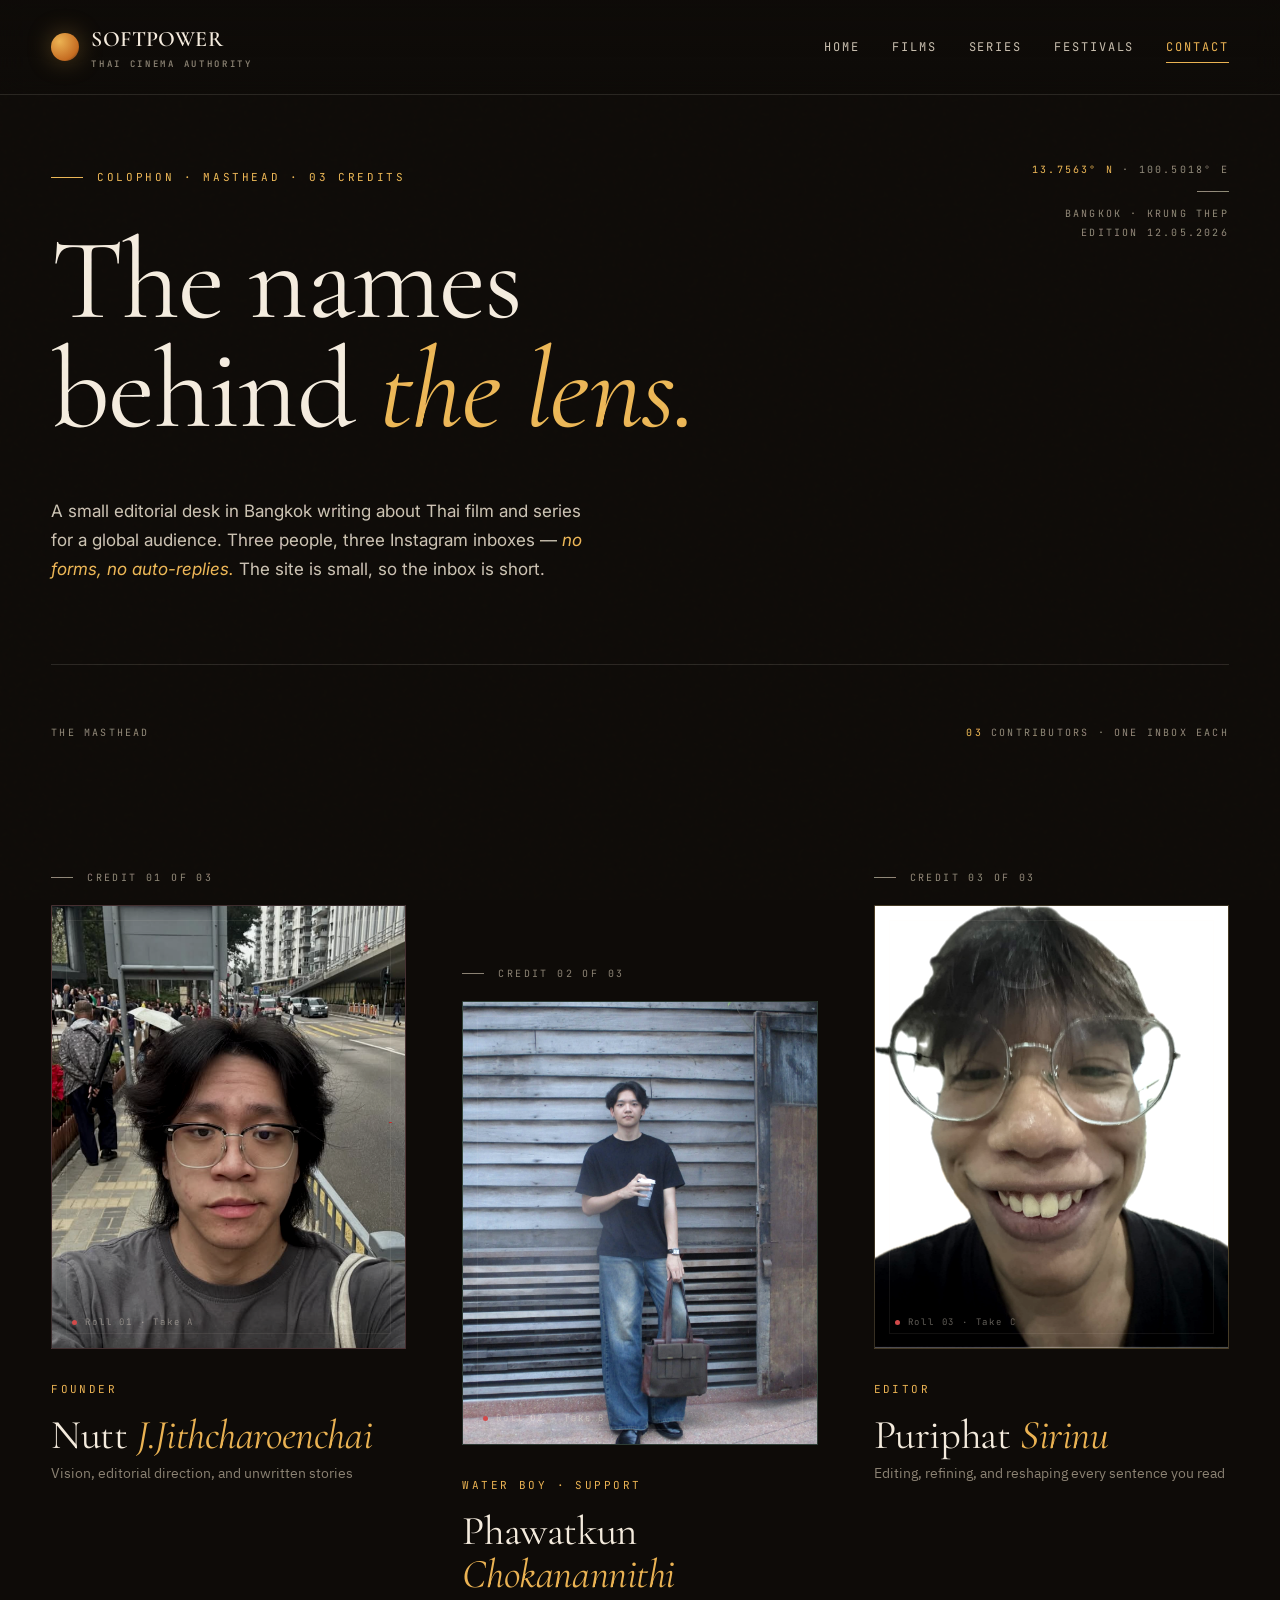
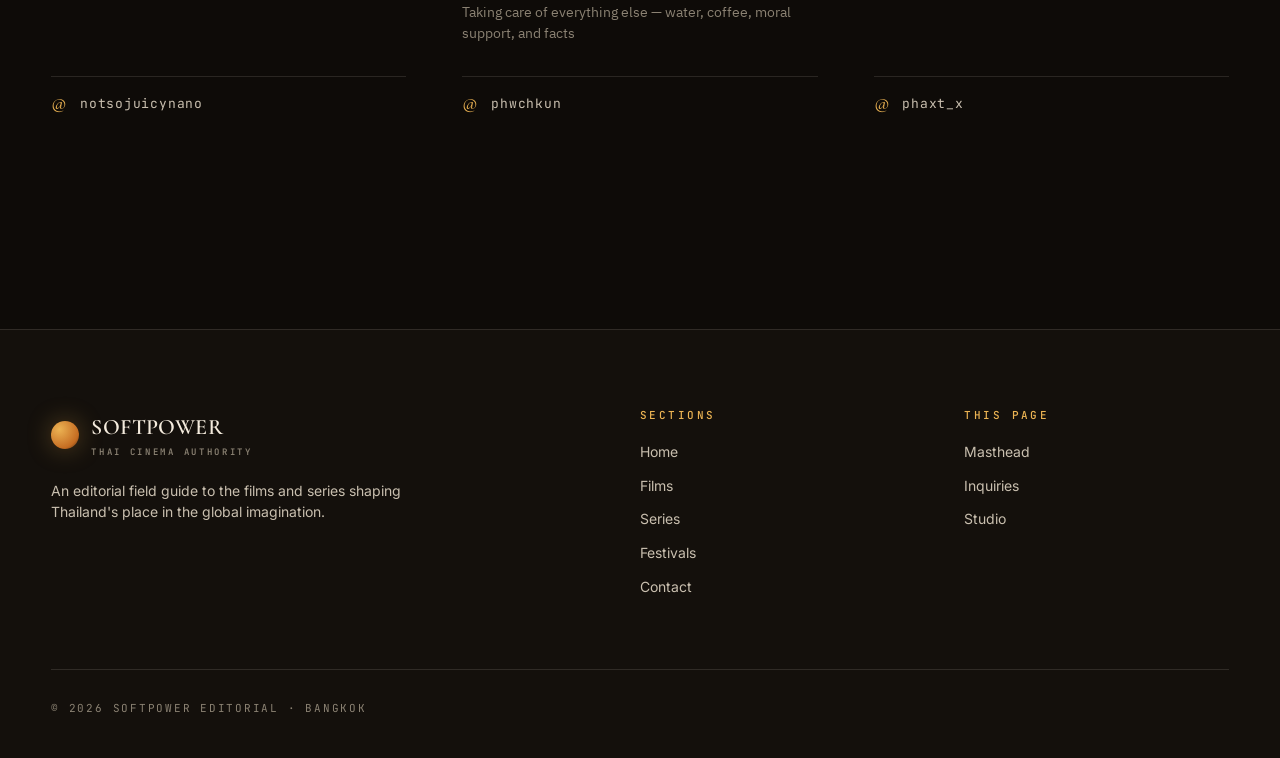
<file: project/contact.html>
<!DOCTYPE html>
<html lang="th">
<head>
<meta charset="UTF-8" />
<meta name="viewport" content="width=device-width, initial-scale=1.0" />
<title>Contact — SOFTPOWER</title>
<link rel="stylesheet" href="assets/styles.css" />
<link rel="stylesheet" href="assets/anim.css" />
<style>
  /* ============================================================
     CONTACT · MASTHEAD / COLOPHON
     ============================================================ */

  .masthead-hero {
    max-width: var(--maxw);
    margin: 0 auto;
    padding: 160px var(--pad) 80px;
    position: relative;
  }
  .colophon-eyebrow {
    display: inline-flex;
    align-items: center;
    gap: 14px;
    font-family: var(--mono);
    font-size: 11px;
    letter-spacing: 0.24em;
    text-transform: uppercase;
    color: var(--gold);
    margin-bottom: 40px;
  }
  .colophon-eyebrow::before { content: ''; width: 32px; height: 1px; background: var(--gold); }

  .masthead-title {
    font-family: var(--serif);
    font-size: clamp(56px, 9vw, 138px);
    line-height: 0.95;
    font-weight: 400;
    letter-spacing: -0.015em;
    max-width: 14ch;
  }
  .masthead-title em { color: var(--gold); font-style: italic; font-weight: 400; }
  .masthead-title .row { display: block; }

  .masthead-lead {
    max-width: 540px;
    margin-top: 52px;
    font-size: 17px;
    line-height: 1.7;
    color: var(--ink-2);
  }
  .masthead-lead em { color: var(--gold); font-style: italic; }

  .masthead-coord {
    position: absolute;
    top: 160px; right: var(--pad);
    font-family: var(--mono);
    font-size: 10px;
    letter-spacing: 0.22em;
    text-transform: uppercase;
    color: var(--ink-3);
    text-align: right;
    line-height: 1.9;
  }
  .masthead-coord .gold { color: var(--gold); }
  .masthead-coord .rule { width: 32px; height: 1px; background: var(--ink-3); margin: 12px 0 12px auto; }
  @media (max-width: 720px) {
    .masthead-coord { position: static; text-align: left; margin-top: 40px; }
    .masthead-coord .rule { margin-left: 0; }
  }

  .credits-rule { max-width: var(--maxw); margin: 0 auto; padding: 0 var(--pad); }
  .credits-rule-inner {
    border-top: 1px solid var(--line);
    padding-top: 60px;
    display: flex;
    justify-content: space-between;
    align-items: baseline;
    font-family: var(--mono);
    font-size: 10px;
    letter-spacing: 0.22em;
    text-transform: uppercase;
    color: var(--ink-3);
  }
  .credits-rule-inner .gold { color: var(--gold); }

  .credits {
    max-width: var(--maxw);
    margin: 0 auto;
    padding: 40px var(--pad) 120px;
    display: grid;
    grid-template-columns: repeat(3, 1fr);
    gap: 56px;
  }
  @media (max-width: 980px) { .credits { grid-template-columns: 1fr 1fr; gap: 48px; } }
  @media (max-width: 680px) { .credits { grid-template-columns: 1fr; gap: 64px; } }

  .credit { position: relative; display: flex; flex-direction: column; }
  @media (min-width: 980px) { .credit:nth-child(2) { margin-top: 96px; } }

  .credit-frame {
    font-family: var(--mono);
    font-size: 10px;
    letter-spacing: 0.24em;
    text-transform: uppercase;
    color: var(--ink-3);
    display: flex;
    align-items: center;
    gap: 14px;
    margin-bottom: 20px;
  }
  .credit-frame::before {
    content: '';
    width: 22px; height: 1px;
    background: var(--ink-3);
    transition: width 0.4s ease, background-color 0.4s ease;
  }
  .credit:hover .credit-frame::before { width: 44px; background: var(--gold); }

  .credit-portrait {
    position: relative;
    aspect-ratio: 4/5;
    border: 1px solid var(--line);
    overflow: hidden;
    margin-bottom: 32px;
    display: flex;
    align-items: center;
    justify-content: center;
    transition: border-color 0.5s ease, transform 0.5s cubic-bezier(0.16, 1, 0.3, 1);
  }
  .credit:hover .credit-portrait { border-color: var(--gold); transform: translateY(-6px); }
  .credit:nth-child(1) .credit-portrait { background: linear-gradient(155deg, #2a1418 0%, #3d1d22 50%, #1a0d10 100%); }
  .credit:nth-child(2) .credit-portrait { background: linear-gradient(155deg, #0f1f1a 0%, #1a3329 50%, #0a1612 100%); }
  .credit:nth-child(3) .credit-portrait { background: linear-gradient(155deg, #2a1f0a 0%, #3d2e10 50%, #1a1408 100%); }

  .credit-portrait::before {
    content: '';
    position: absolute;
    inset: 0;
    background-image: repeating-linear-gradient(
      135deg,
      transparent 0,
      transparent 28px,
      rgba(214, 164, 70, 0.05) 28px,
      rgba(214, 164, 70, 0.05) 29px
    );
    pointer-events: none;
  }
  .credit-portrait::after {
    content: '';
    position: absolute;
    inset: 14px;
    border: 1px solid rgba(244, 235, 221, 0.07);
    pointer-events: none;
    transition: border-color 0.5s ease;
  }
  .credit:hover .credit-portrait::after { border-color: rgba(214, 164, 70, 0.22); }

  .credit-initials {
    font-family: var(--serif);
    font-style: italic;
    font-weight: 400;
    font-size: clamp(96px, 14vw, 180px);
    line-height: 1;
    color: var(--gold);
    opacity: 0.55;
    letter-spacing: -0.04em;
    position: relative;
    z-index: 1;
    transition: opacity 0.5s ease, transform 0.7s cubic-bezier(0.16, 1, 0.3, 1);
  }
  .credit:hover .credit-initials { opacity: 0.95; transform: scale(1.04); }

  .credit-shotmark {
    position: absolute;
    bottom: 18px; left: 20px;
    font-family: var(--mono);
    font-size: 9px;
    letter-spacing: 0.2em;
    color: rgba(244, 235, 221, 0.4);
    z-index: 2;
  }
  .credit-shotmark .dot {
    display: inline-block;
    width: 5px; height: 5px;
    background: #d24a4a;
    border-radius: 50%;
    margin-right: 8px;
    vertical-align: middle;
    animation: blink 2.4s ease-in-out infinite;
  }
  @keyframes blink { 0%, 100% { opacity: 0.4; } 50% { opacity: 1; } }

  .credit-role {
    font-family: var(--mono);
    font-size: 11px;
    letter-spacing: 0.22em;
    text-transform: uppercase;
    color: var(--gold);
    margin-bottom: 16px;
  }
  .credit-name {
    font-family: var(--serif);
    font-size: clamp(30px, 3.2vw, 42px);
    line-height: 1.05;
    font-weight: 400;
    color: var(--ink);
    margin-bottom: 6px;
    letter-spacing: -0.01em;
  }
  .credit-name em { font-style: italic; color: var(--gold); font-weight: 400; }
  .credit-thai {
    font-family: var(--thai);
    font-size: 14px;
    color: var(--ink-3);
    line-height: 1.5;
    margin-bottom: 32px;
  }

  .credit-ig {
    display: inline-flex;
    align-items: center;
    gap: 12px;
    font-family: var(--mono);
    font-size: 13px;
    color: var(--ink-2);
    text-decoration: none;
    letter-spacing: 0.06em;
    padding: 16px 0 4px;
    border-top: 1px solid var(--line);
    margin-top: auto;
    transition: color 0.35s ease, border-color 0.35s ease, padding-left 0.35s ease;
    position: relative;
  }
  .credit-ig::before {
    content: '@';
    font-family: var(--serif);
    font-style: italic;
    font-size: 22px;
    line-height: 0.8;
    color: var(--gold);
    transition: transform 0.4s cubic-bezier(0.16, 1, 0.3, 1);
  }
  .credit-ig::after {
    content: '↗';
    margin-left: auto;
    font-size: 14px;
    opacity: 0;
    transform: translate(-8px, 4px);
    transition: opacity 0.35s ease, transform 0.4s cubic-bezier(0.16, 1, 0.3, 1);
  }
  .credit-ig:hover { color: var(--gold); border-top-color: var(--gold); padding-left: 6px; }
  .credit-ig:hover::before { transform: rotate(-12deg) scale(1.08); }
  .credit-ig:hover::after { opacity: 1; transform: translate(0, 0); }


  @keyframes contactFadeUp { from { opacity: 0; transform: translateY(32px); } to { opacity: 1; transform: translateY(0); } }
  .colophon-eyebrow { animation: contactFadeUp 0.7s ease both 0.05s; }
  .masthead-title .row:nth-child(1) { animation: contactFadeUp 0.9s ease both 0.18s; display: block; }
  .masthead-title .row:nth-child(2) { animation: contactFadeUp 0.9s ease both 0.32s; display: block; }
  .masthead-lead { animation: contactFadeUp 0.8s ease both 0.5s; }
  .masthead-coord { animation: contactFadeUp 0.7s ease both 0.6s; }
  .credits-rule-inner { animation: contactFadeUp 0.7s ease both 0.7s; }
  .credit { opacity: 0; animation: contactFadeUp 0.9s ease forwards; }
  .credit:nth-child(1) { animation-delay: 0.78s; }
  .credit:nth-child(2) { animation-delay: 0.94s; }
  .credit:nth-child(3) { animation-delay: 1.10s; }
</style>
</head>
<body>
<div class="grain"></div>

<nav class="nav">
  <a href="index.html" class="brand">
    <div class="mark"></div>
    <div>SOFTPOWER<small>Thai Cinema Authority</small></div>
  </a>
  <ul class="nav-links">
    <li><a href="index.html">Home</a></li>
    <li><a href="films.html">Films</a></li>
    <li><a href="series.html">Series</a></li>
    <li><a href="festivals.html">Festivals</a></li>
    <li><a href="contact.html" class="active">Contact</a></li>
  </ul>
</nav>

<header class="masthead-hero" data-screen-label="01 Masthead">
  <div class="colophon-eyebrow">Colophon · Masthead · 03 Credits</div>
  <h1 class="masthead-title">
    <span class="row">The names</span>
    <span class="row">behind <em>the lens.</em></span>
  </h1>
  <p class="masthead-lead">
    A small editorial desk in Bangkok writing about Thai film and series for a global audience. Three people, three Instagram inboxes — <em>no forms, no auto-replies.</em> The site is small, so the inbox is short.
  </p>
  <div class="masthead-coord">
    <div><span class="gold">13.7563° N</span> · 100.5018° E</div>
    <div class="rule"></div>
    <div>Bangkok · Krung Thep</div>
    <div>Edition 12.05.2026</div>
  </div>
</header>

<div class="credits-rule">
  <div class="credits-rule-inner">
    <div>The Masthead</div>
    <div><span class="gold">03</span> Contributors · One Inbox Each</div>
  </div>
</div>

<section class="credits-section" data-screen-label="02 Credits">
  <div class="credits">

    <article class="credit">
      <div class="credit-frame">Credit 01 of 03</div>
      <div class="credit-portrait">
        <img src="images/Nutt.png" style="position: absolute; inset: 0; width: 100%; height: 100%; object-fit: cover; z-index: 0; filter: grayscale(20%) contrast(1.1);" alt="Nutt J.Jithcharoenchai">
        <div class="credit-shotmark"><span class="dot"></span>Roll 01 · Take A</div>
      </div>
      <div class="credit-role">Founder</div>
      <h2 class="credit-name">Nutt <em>J.Jithcharoenchai</em></h2>
      <div class="credit-thai">Vision, editorial direction, and unwritten stories</div>
      <a href="https://instagram.com/notsojuicynano" target="_blank" rel="noopener" class="credit-ig">notsojuicynano</a>
    </article>

    <article class="credit">
      <div class="credit-frame">Credit 02 of 03</div>
      <div class="credit-portrait">
        <img src="images/Phawatkun.jpg" style="position: absolute; inset: 0; width: 100%; height: 100%; object-fit: cover; z-index: 0; filter: grayscale(20%) contrast(1.1);" alt="Phwchkun Chokanannithi">
        <div class="credit-shotmark"><span class="dot"></span>Roll 02 · Take B</div>
      </div>
      <div class="credit-role">Water Boy · Support</div>
      <h2 class="credit-name">Phawatkun <em>Chokanannithi</em></h2>
      <div class="credit-thai">Taking care of everything else — water, coffee, moral support, and facts</div>
      <a href="https://instagram.com/phwchkun" target="_blank" rel="noopener" class="credit-ig">phwchkun</a>
    </article>

    <article class="credit">
      <div class="credit-frame">Credit 03 of 03</div>
      <div class="credit-portrait">
        <img src="images/puriphat.jpg" style="position: absolute; inset: 0; width: 100%; height: 100%; object-fit: cover; z-index: 0; filter: grayscale(20%) contrast(1.1);" alt="Puriphat Sirinu">
        <div class="credit-shotmark"><span class="dot"></span>Roll 03 · Take C</div>
      </div>
      <div class="credit-role">Editor</div>
      <h2 class="credit-name">Puriphat <em>Sirinu</em></h2>
      <div class="credit-thai">Editing, refining, and reshaping every sentence you read</div>
      <a href="https://instagram.com/phaxt_x" target="_blank" rel="noopener" class="credit-ig">phaxt_x</a>
    </article>

  </div>
</section>


<footer class="footer">
  <div class="footer-grid">
    <div>
      <a href="index.html" class="brand">
        <div class="mark"></div>
        <div>SOFTPOWER<small>Thai Cinema Authority</small></div>
      </a>
      <p style="color: var(--ink-2); font-size: 14px; max-width: 380px; margin-top: 20px;">An editorial field guide to the films and series shaping Thailand's place in the global imagination.</p>
    </div>
    <div>
      <h4>Sections</h4>
      <ul>
        <li><a href="index.html">Home</a></li>
        <li><a href="films.html">Films</a></li>
        <li><a href="series.html">Series</a></li>
        <li><a href="festivals.html">Festivals</a></li>
        <li><a href="contact.html">Contact</a></li>
      </ul>
    </div>
    <div>
      <h4>This Page</h4>
      <ul>
        <li><a href="#">Masthead</a></li>
        <li><a href="#">Inquiries</a></li>
        <li><a href="#">Studio</a></li>
      </ul>
    </div>
  </div>
  <div class="footer-bottom">
    <div>© 2026 Softpower Editorial · Bangkok</div>
  </div>
</footer>

<script src="assets/anim.js"></script>
</body>
</html>
</file>
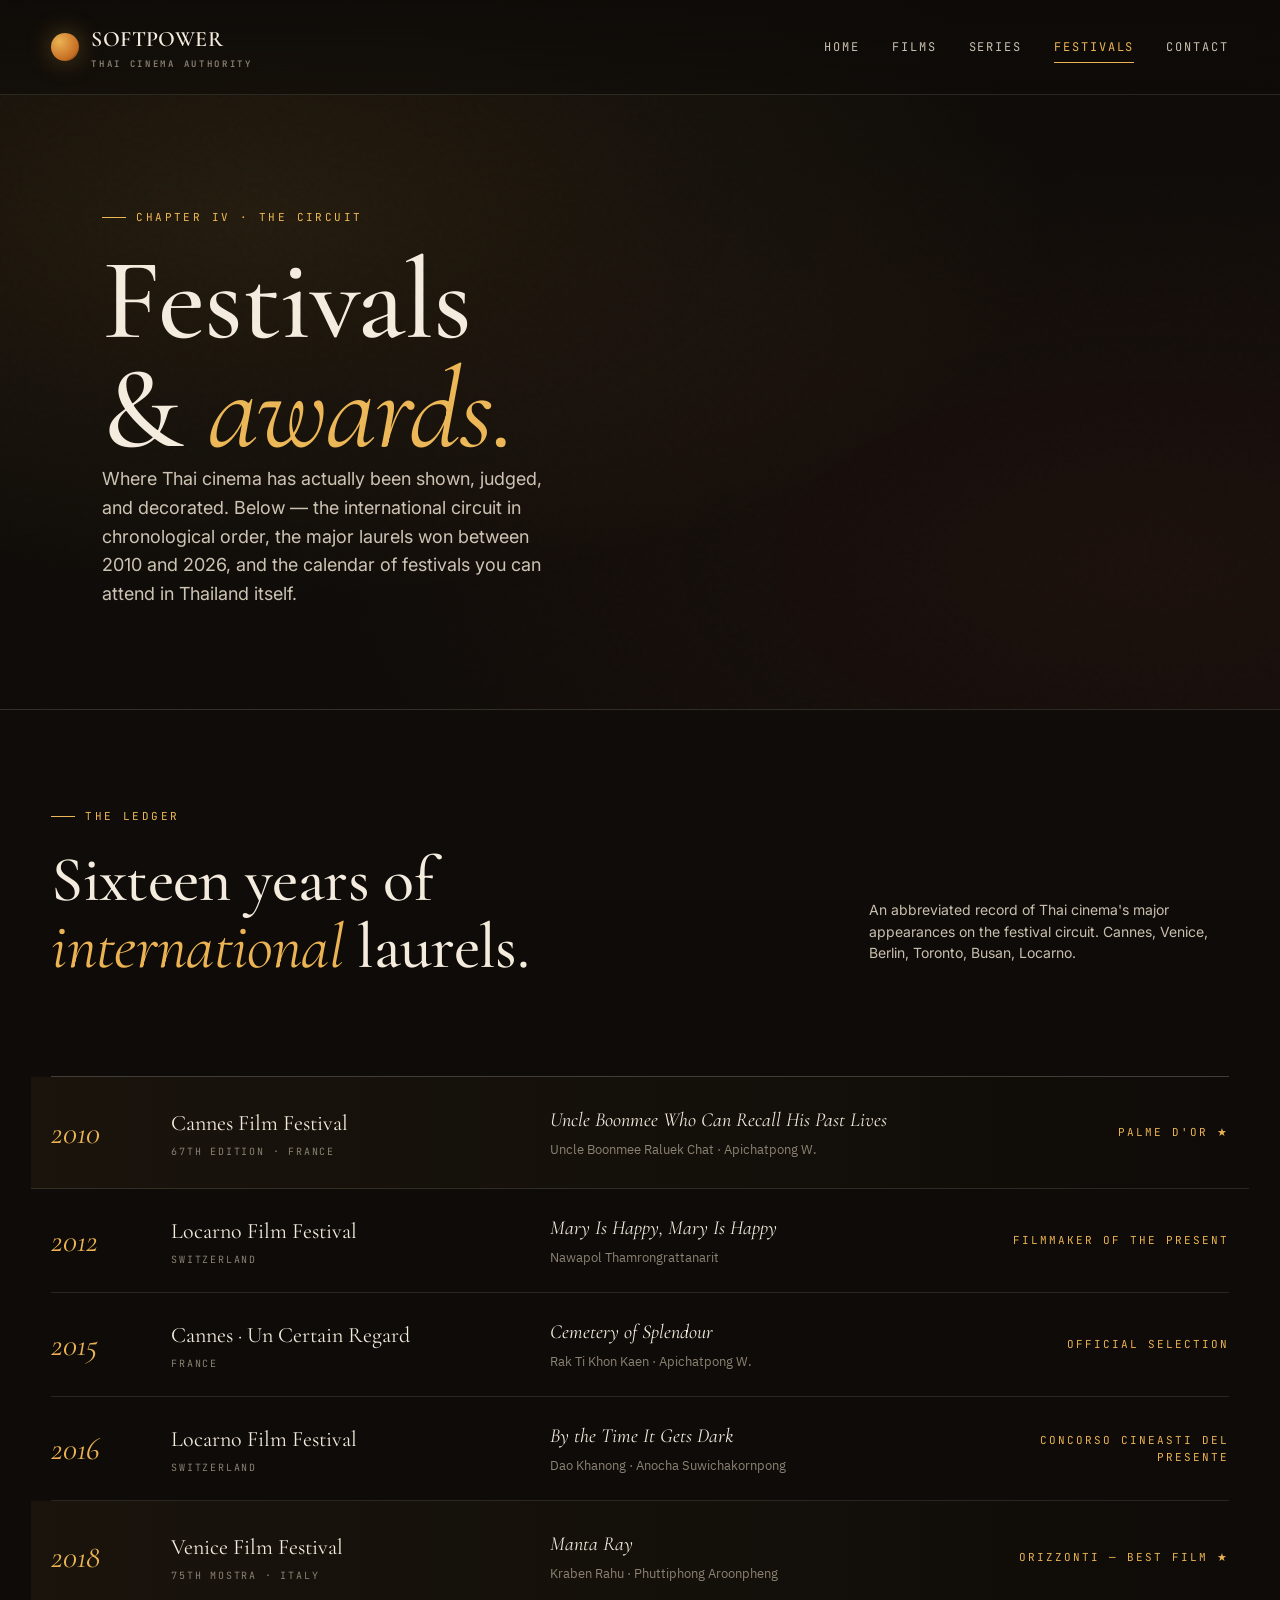
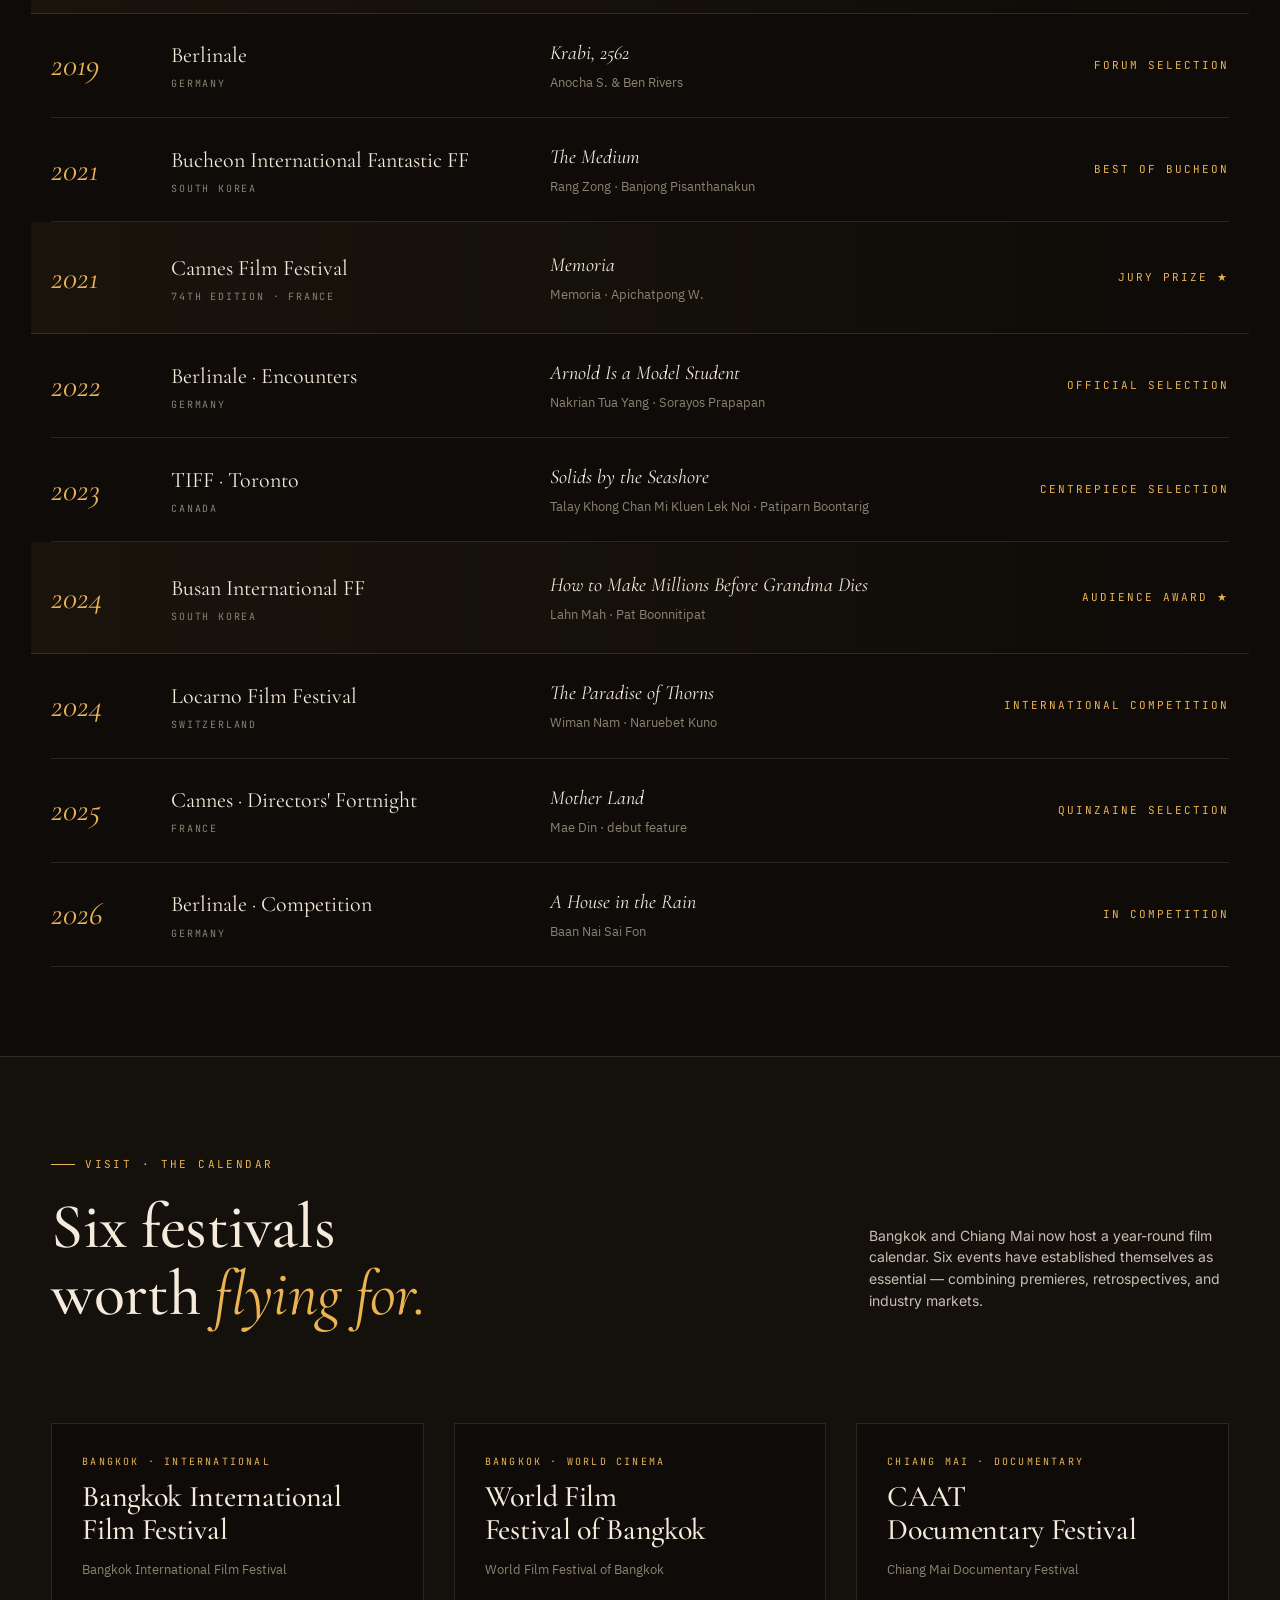
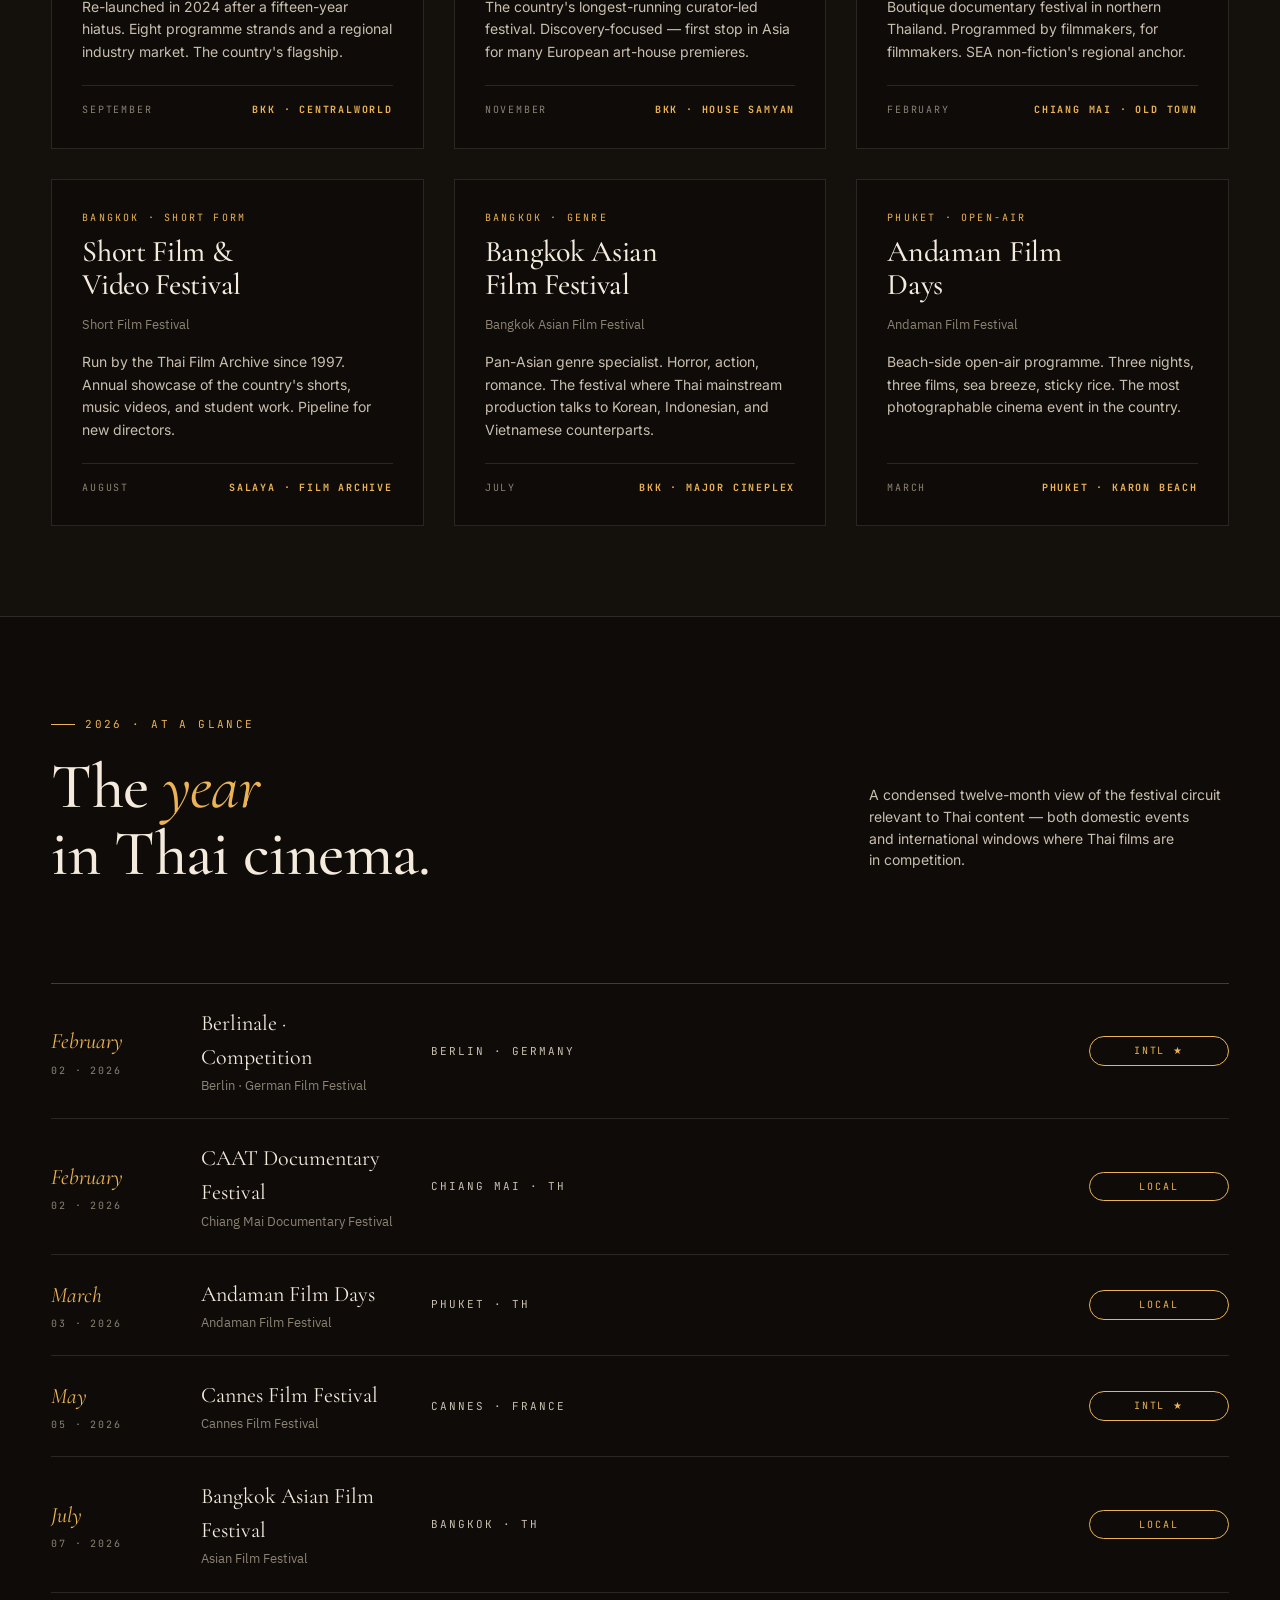
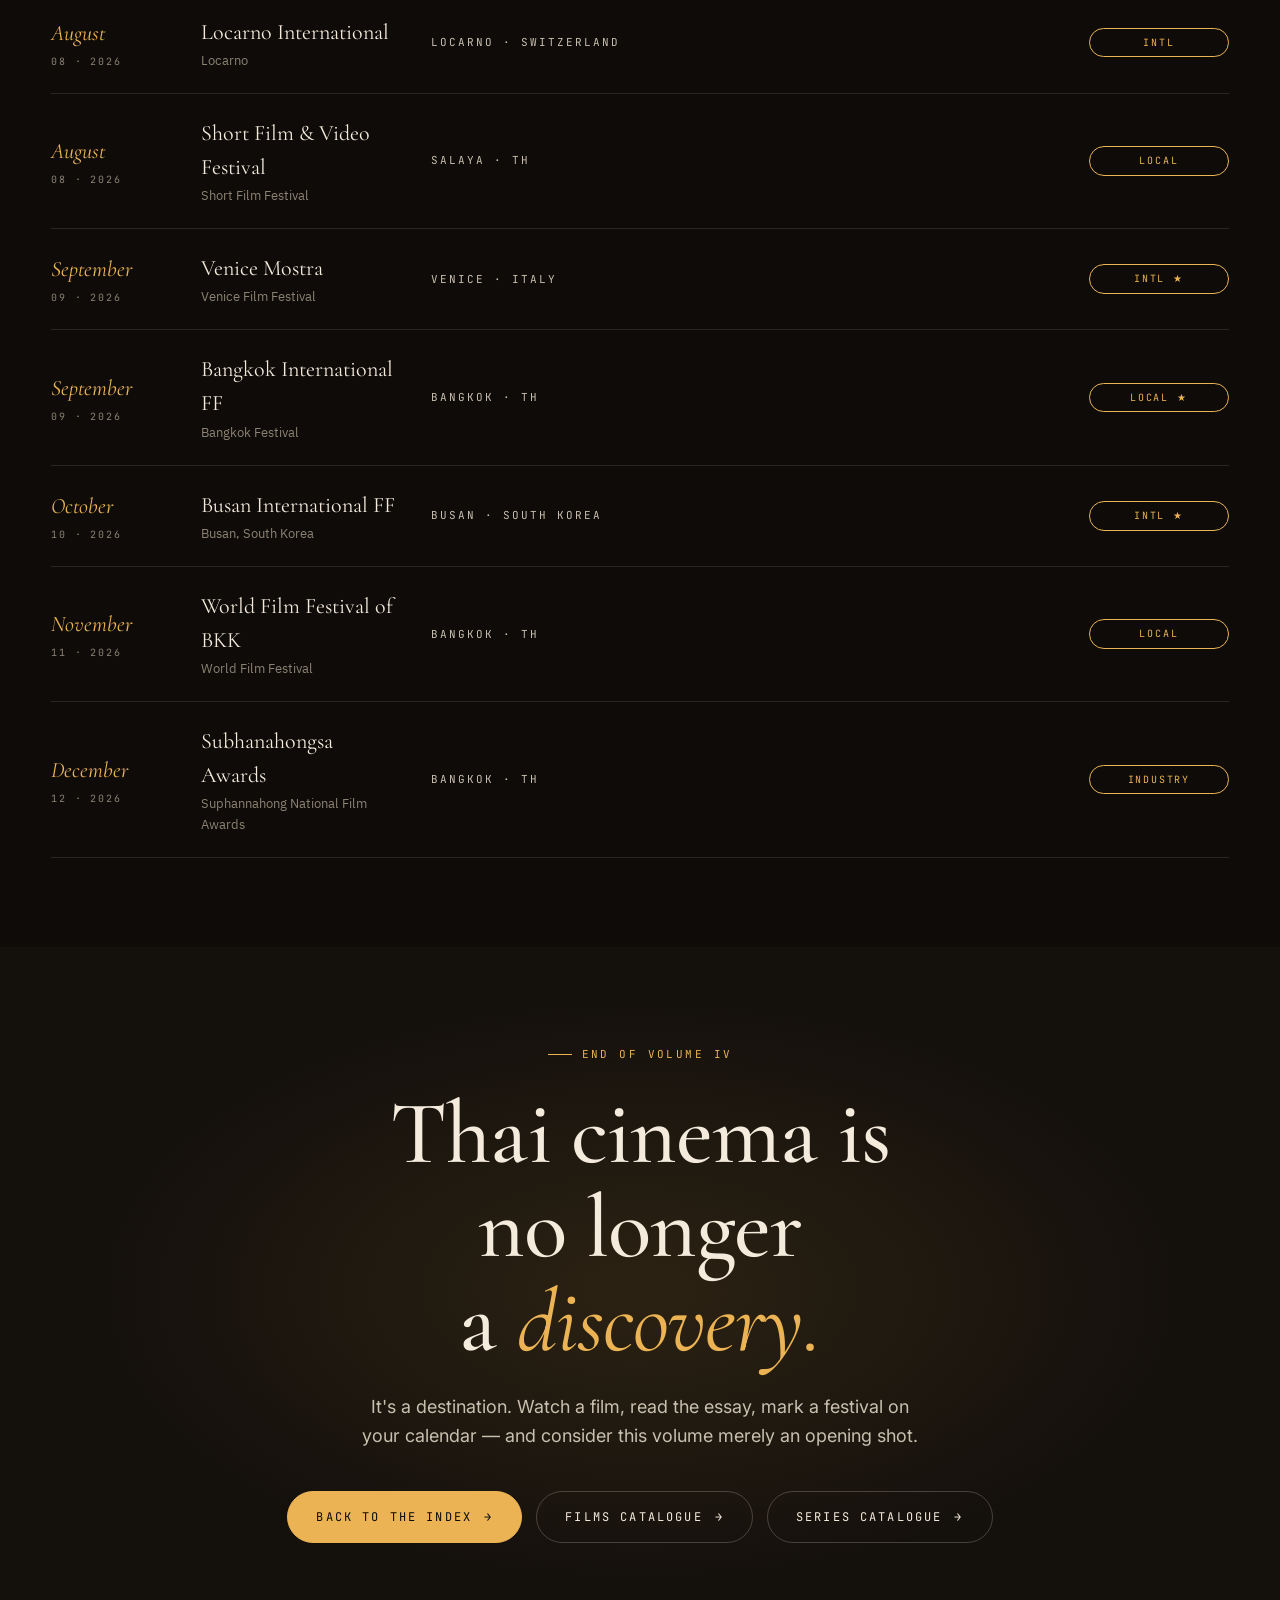
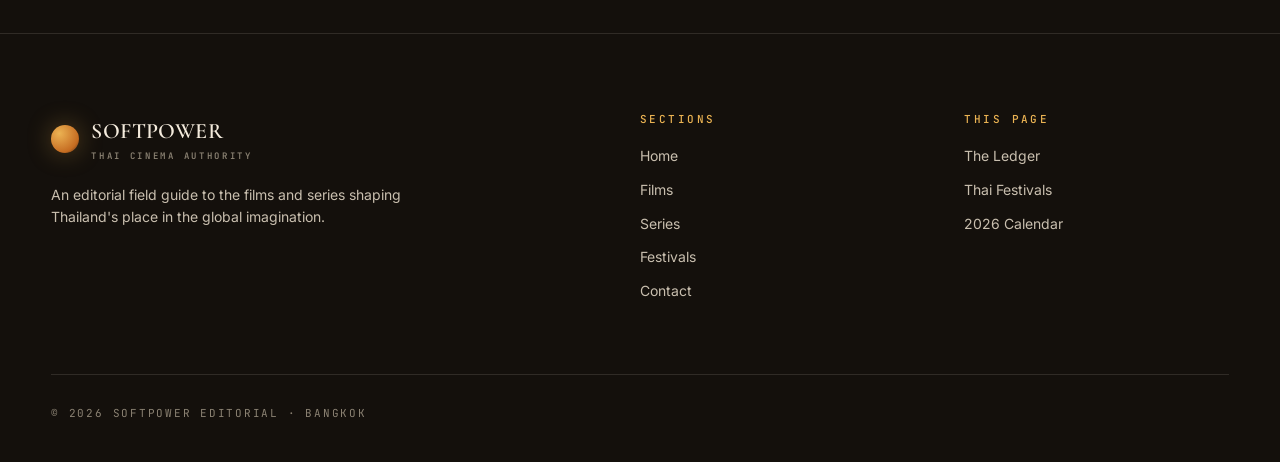
<file: project/festivals.html>
<!DOCTYPE html>
<html lang="th">
<head>
<meta charset="UTF-8" />
<meta name="viewport" content="width=device-width, initial-scale=1.0" />
<title>Festivals & Awards — SOFTPOWER</title>
<link rel="stylesheet" href="assets/styles.css" />
<link rel="stylesheet" href="assets/anim.css" />
<style>
  .festivals-hero {
    padding: 200px var(--pad) 100px;
    background:
      radial-gradient(ellipse at 20% 30%, rgba(214,164,70,0.10), transparent 55%),
      radial-gradient(ellipse at 90% 80%, rgba(180,80,60,0.08), transparent 55%),
      var(--bg);
    border-bottom: 1px solid var(--line);
  }
  .festivals-hero h1 em { color: var(--gold); font-style: italic; font-weight: 400; }

  /* Awards ledger */
  .ledger {
    margin-top: 60px;
    border-top: 1px solid var(--line-strong);
  }
  .ledger-row {
    display: grid;
    grid-template-columns: 90px 1.4fr 1.6fr 1fr;
    gap: 30px;
    padding: 24px 0;
    border-bottom: 1px solid var(--line);
    align-items: center;
  }
  @media (max-width: 880px) {
    .ledger-row { grid-template-columns: 70px 1fr 1fr; }
    .ledger-row .award { display: none; }
  }
  .ledger-row .year {
    font-family: var(--serif);
    font-style: italic;
    font-size: 32px;
    color: var(--gold);
  }
  .ledger-row .festival {
    font-family: var(--serif);
    font-size: 22px;
  }
  .ledger-row .festival small {
    display: block;
    font-family: var(--mono);
    font-size: 10px;
    letter-spacing: 0.18em;
    text-transform: uppercase;
    color: var(--ink-3);
    margin-top: 4px;
  }
  .ledger-row .film {
    font-family: var(--serif);
    font-style: italic;
    font-size: 20px;
  }
  .ledger-row .film small {
    display: block;
    font-family: var(--thai);
    font-size: 13px;
    color: var(--ink-3);
    margin-top: 4px;
    font-style: normal;
  }
  .ledger-row .award {
    font-family: var(--mono);
    font-size: 11px;
    letter-spacing: 0.18em;
    text-transform: uppercase;
    color: var(--gold);
    text-align: right;
  }
  .ledger-row.headline {
    background: linear-gradient(90deg, rgba(214,164,70,0.06), transparent);
    margin: 0 -20px;
    padding: 28px 20px;
  }
  .ledger-row.headline .award { color: var(--gold); }

  /* Festivals grid */
  .fests {
    background: var(--bg-2);
    border-top: 1px solid var(--line);
    border-bottom: 1px solid var(--line);
  }
  .fest-grid {
    display: grid;
    grid-template-columns: repeat(3, 1fr);
    gap: 30px;
    margin-top: 60px;
  }
  @media (max-width: 880px) { .fest-grid { grid-template-columns: 1fr 1fr; } }
  @media (max-width: 540px) { .fest-grid { grid-template-columns: 1fr; } }

  .fest {
    border: 1px solid var(--line);
    padding: 30px;
    background: var(--bg);
    transition: all 0.3s;
    display: flex;
    flex-direction: column;
    min-height: 320px;
  }
  .fest:hover { border-color: var(--gold); transform: translateY(-4px); }
  .fest .where {
    font-family: var(--mono);
    font-size: 10px;
    letter-spacing: 0.22em;
    text-transform: uppercase;
    color: var(--gold);
  }
  .fest h3 {
    font-family: var(--serif);
    font-size: 30px;
    line-height: 1.1;
    margin: 10px 0 14px;
  }
  .fest .th {
    font-family: var(--thai);
    font-size: 13px;
    color: var(--ink-3);
    margin-bottom: 16px;
  }
  .fest .body {
    font-size: 14px;
    color: var(--ink-2);
    line-height: 1.6;
    flex-grow: 1;
  }
  .fest .when {
    margin-top: 22px;
    padding-top: 16px;
    border-top: 1px solid var(--line);
    display: flex;
    justify-content: space-between;
    font-family: var(--mono);
    font-size: 10px;
    letter-spacing: 0.18em;
    text-transform: uppercase;
    color: var(--ink-3);
  }
  .fest .when strong { color: var(--gold); }

  /* Calendar */
  .calendar-section { background: var(--bg); }
  .cal {
    margin-top: 60px;
    border-top: 1px solid var(--line-strong);
  }
  .cal-row {
    display: grid;
    grid-template-columns: 120px 200px 1fr 140px;
    gap: 30px;
    padding: 22px 0;
    border-bottom: 1px solid var(--line);
    align-items: center;
  }
  @media (max-width: 880px) {
    .cal-row { grid-template-columns: 80px 1fr; }
    .cal-row .city, .cal-row .badge-stat { display: none; }
  }
  .cal-row .month {
    font-family: var(--serif);
    font-style: italic;
    font-size: 22px;
    color: var(--gold);
  }
  .cal-row .month small {
    display: block;
    font-family: var(--mono);
    font-style: normal;
    font-size: 10px;
    letter-spacing: 0.18em;
    color: var(--ink-3);
    margin-top: 4px;
  }
  .cal-row .event { font-family: var(--serif); font-size: 22px; }
  .cal-row .event small {
    display: block;
    font-family: var(--thai);
    font-size: 13px;
    color: var(--ink-3);
    margin-top: 2px;
  }
  .cal-row .city {
    font-family: var(--mono);
    font-size: 11px;
    letter-spacing: 0.18em;
    text-transform: uppercase;
    color: var(--ink-2);
  }
  .cal-row .badge-stat {
    font-family: var(--mono);
    font-size: 10px;
    letter-spacing: 0.18em;
    text-transform: uppercase;
    color: var(--gold);
    border: 1px solid var(--gold);
    padding: 6px 10px;
    border-radius: 999px;
    text-align: center;
  }

  /* Big closing */
  .closing {
    text-align: center;
    background:
      radial-gradient(ellipse at center, rgba(214,164,70,0.12), transparent 60%),
      var(--bg-2);
  }
  .closing h2 { font-size: clamp(48px, 7vw, 110px); max-width: 12ch; margin: 30px auto; }
  .closing h2 em { color: var(--gold); font-style: italic; font-weight: 400; }
</style>
<script src="https://mcp.figma.com/mcp/html-to-design/capture.js"></script>
</head>
<body>
<div class="grain"></div>

<nav class="nav">
  <a href="index.html" class="brand">
    <div class="mark"></div>
    <div>SOFTPOWER<small>Thai Cinema Authority</small></div>
  </a>
  <ul class="nav-links">
    <li><a href="index.html">Home</a></li>
    <li><a href="films.html">Films</a></li>
    <li><a href="series.html">Series</a></li>
    <li><a href="festivals.html" class="active">Festivals</a></li>
    <li><a href="contact.html">Contact</a></li>
  </ul>
</nav>

<!-- ============== HERO ============== -->
<header class="festivals-hero" data-screen-label="01 Festivals Hero">
  <div class="wrap">
    <div class="pageHead" style="padding:0;border:none;">
      <div>
        <div class="eyebrow">Chapter IV · The Circuit</div>
        <h1 style="margin-top:20px;">Festivals<br/>& <em>awards.</em></h1>
      </div>
      <div>
        <p class="lead">Where Thai cinema has actually been shown, judged, and decorated. Below — the international circuit in chronological order, the major laurels won between 2010 and 2026, and the calendar of festivals you can attend in Thailand itself.</p>
      </div>
    </div>
  </div>
</header>

<!-- ============== LEDGER ============== -->
<section data-screen-label="02 Awards Ledger">
  <div class="wrap">
    <div class="section-head">
      <div>
        <div class="eyebrow">The Ledger</div>
        <h2 style="margin-top:20px;">Sixteen years of<br/><em>international</em> laurels.</h2>
      </div>
      <div class="right">
        <p>An abbreviated record of Thai cinema's major appearances on the festival circuit. Cannes, Venice, Berlin, Toronto, Busan, Locarno.</p>
      </div>
    </div>

    <div class="ledger">
      <div class="ledger-row headline">
        <div class="year">2010</div>
        <div class="festival">Cannes Film Festival<small>67th edition · France</small></div>
        <div class="film">Uncle Boonmee Who Can Recall His Past Lives<small>Uncle Boonmee Raluek Chat · Apichatpong W.</small></div>
        <div class="award">Palme d'Or ★</div>
      </div>

      <div class="ledger-row">
        <div class="year">2012</div>
        <div class="festival">Locarno Film Festival<small>Switzerland</small></div>
        <div class="film">Mary Is Happy, Mary Is Happy<small>Nawapol Thamrongrattanarit</small></div>
        <div class="award">Filmmaker of the Present</div>
      </div>

      <div class="ledger-row">
        <div class="year">2015</div>
        <div class="festival">Cannes · Un Certain Regard<small>France</small></div>
        <div class="film">Cemetery of Splendour<small>Rak Ti Khon Kaen · Apichatpong W.</small></div>
        <div class="award">Official Selection</div>
      </div>

      <div class="ledger-row">
        <div class="year">2016</div>
        <div class="festival">Locarno Film Festival<small>Switzerland</small></div>
        <div class="film">By the Time It Gets Dark<small>Dao Khanong · Anocha Suwichakornpong</small></div>
        <div class="award">Concorso Cineasti del Presente</div>
      </div>

      <div class="ledger-row headline">
        <div class="year">2018</div>
        <div class="festival">Venice Film Festival<small>75th Mostra · Italy</small></div>
        <div class="film">Manta Ray<small>Kraben Rahu · Phuttiphong Aroonpheng</small></div>
        <div class="award">Orizzonti — Best Film ★</div>
      </div>

      <div class="ledger-row">
        <div class="year">2019</div>
        <div class="festival">Berlinale<small>Germany</small></div>
        <div class="film">Krabi, 2562<small>Anocha S. & Ben Rivers</small></div>
        <div class="award">Forum Selection</div>
      </div>

      <div class="ledger-row">
        <div class="year">2021</div>
        <div class="festival">Bucheon International Fantastic FF<small>South Korea</small></div>
        <div class="film">The Medium<small>Rang Zong · Banjong Pisanthanakun</small></div>
        <div class="award">Best of Bucheon</div>
      </div>

      <div class="ledger-row headline">
        <div class="year">2021</div>
        <div class="festival">Cannes Film Festival<small>74th edition · France</small></div>
        <div class="film">Memoria<small>Memoria · Apichatpong W.</small></div>
        <div class="award">Jury Prize ★</div>
      </div>

      <div class="ledger-row">
        <div class="year">2022</div>
        <div class="festival">Berlinale · Encounters<small>Germany</small></div>
        <div class="film">Arnold Is a Model Student<small>Nakrian Tua Yang · Sorayos Prapapan</small></div>
        <div class="award">Official Selection</div>
      </div>

      <div class="ledger-row">
        <div class="year">2023</div>
        <div class="festival">TIFF · Toronto<small>Canada</small></div>
        <div class="film">Solids by the Seashore<small>Talay Khong Chan Mi Kluen Lek Noi · Patiparn Boontarig</small></div>
        <div class="award">Centrepiece Selection</div>
      </div>

      <div class="ledger-row headline">
        <div class="year">2024</div>
        <div class="festival">Busan International FF<small>South Korea</small></div>
        <div class="film">How to Make Millions Before Grandma Dies<small>Lahn Mah · Pat Boonnitipat</small></div>
        <div class="award">Audience Award ★</div>
      </div>

      <div class="ledger-row">
        <div class="year">2024</div>
        <div class="festival">Locarno Film Festival<small>Switzerland</small></div>
        <div class="film">The Paradise of Thorns<small>Wiman Nam · Naruebet Kuno</small></div>
        <div class="award">International Competition</div>
      </div>

      <div class="ledger-row">
        <div class="year">2025</div>
        <div class="festival">Cannes · Directors' Fortnight<small>France</small></div>
        <div class="film">Mother Land<small>Mae Din · debut feature</small></div>
        <div class="award">Quinzaine Selection</div>
      </div>

      <div class="ledger-row">
        <div class="year">2026</div>
        <div class="festival">Berlinale · Competition<small>Germany</small></div>
        <div class="film">A House in the Rain<small>Baan Nai Sai Fon</small></div>
        <div class="award">In Competition</div>
      </div>
    </div>
  </div>
</section>

<!-- ============== THAI FESTIVALS ============== -->
<section class="fests" data-screen-label="03 Thai Festivals">
  <div class="wrap">
    <div class="section-head">
      <div>
        <div class="eyebrow">Visit · The Calendar</div>
        <h2 style="margin-top:20px;">Six festivals<br/>worth <em>flying for.</em></h2>
      </div>
      <div class="right">
        <p>Bangkok and Chiang Mai now host a year-round film calendar. Six events have established themselves as essential — combining premieres, retrospectives, and industry markets.</p>
      </div>
    </div>

    <div class="fest-grid">
      <div class="fest">
        <div class="where">Bangkok · International</div>
        <h3>Bangkok International<br/>Film Festival</h3>
        <div class="th">Bangkok International Film Festival</div>
        <p class="body">Re-launched in 2024 after a fifteen-year hiatus. Eight programme strands and a regional industry market. The country's flagship.</p>
        <div class="when"><span>September</span><strong>BKK · CentralWorld</strong></div>
      </div>

      <div class="fest">
        <div class="where">Bangkok · World Cinema</div>
        <h3>World Film<br/>Festival of Bangkok</h3>
        <div class="th">World Film Festival of Bangkok</div>
        <p class="body">The country's longest-running curator-led festival. Discovery-focused — first stop in Asia for many European art-house premieres.</p>
        <div class="when"><span>November</span><strong>BKK · House Samyan</strong></div>
      </div>

      <div class="fest">
        <div class="where">Chiang Mai · Documentary</div>
        <h3>CAAT<br/>Documentary Festival</h3>
        <div class="th">Chiang Mai Documentary Festival</div>
        <p class="body">Boutique documentary festival in northern Thailand. Programmed by filmmakers, for filmmakers. SEA non-fiction's regional anchor.</p>
        <div class="when"><span>February</span><strong>Chiang Mai · Old Town</strong></div>
      </div>

      <div class="fest">
        <div class="where">Bangkok · Short Form</div>
        <h3>Short Film &<br/>Video Festival</h3>
        <div class="th">Short Film Festival</div>
        <p class="body">Run by the Thai Film Archive since 1997. Annual showcase of the country's shorts, music videos, and student work. Pipeline for new directors.</p>
        <div class="when"><span>August</span><strong>Salaya · Film Archive</strong></div>
      </div>

      <div class="fest">
        <div class="where">Bangkok · Genre</div>
        <h3>Bangkok Asian<br/>Film Festival</h3>
        <div class="th">Bangkok Asian Film Festival</div>
        <p class="body">Pan-Asian genre specialist. Horror, action, romance. The festival where Thai mainstream production talks to Korean, Indonesian, and Vietnamese counterparts.</p>
        <div class="when"><span>July</span><strong>BKK · Major Cineplex</strong></div>
      </div>

      <div class="fest">
        <div class="where">Phuket · Open-Air</div>
        <h3>Andaman Film<br/>Days</h3>
        <div class="th">Andaman Film Festival</div>
        <p class="body">Beach-side open-air programme. Three nights, three films, sea breeze, sticky rice. The most photographable cinema event in the country.</p>
        <div class="when"><span>March</span><strong>Phuket · Karon Beach</strong></div>
      </div>
    </div>
  </div>
</section>

<!-- ============== CALENDAR ============== -->
<section class="calendar-section" data-screen-label="04 Year Calendar">
  <div class="wrap">
    <div class="section-head">
      <div>
        <div class="eyebrow">2026 · At a Glance</div>
        <h2 style="margin-top:20px;">The <em>year</em><br/>in Thai cinema.</h2>
      </div>
      <div class="right">
        <p>A condensed twelve-month view of the festival circuit relevant to Thai content — both domestic events and international windows where Thai films are in competition.</p>
      </div>
    </div>

    <div class="cal">
      <div class="cal-row">
        <div class="month">February<small>02 · 2026</small></div>
        <div class="event">Berlinale · Competition<small>Berlin · German Film Festival</small></div>
        <div class="city">Berlin · Germany</div>
        <div class="badge-stat">Intl ★</div>
      </div>
      <div class="cal-row">
        <div class="month">February<small>02 · 2026</small></div>
        <div class="event">CAAT Documentary Festival<small>Chiang Mai Documentary Festival</small></div>
        <div class="city">Chiang Mai · TH</div>
        <div class="badge-stat">Local</div>
      </div>
      <div class="cal-row">
        <div class="month">March<small>03 · 2026</small></div>
        <div class="event">Andaman Film Days<small>Andaman Film Festival</small></div>
        <div class="city">Phuket · TH</div>
        <div class="badge-stat">Local</div>
      </div>
      <div class="cal-row">
        <div class="month">May<small>05 · 2026</small></div>
        <div class="event">Cannes Film Festival<small>Cannes Film Festival</small></div>
        <div class="city">Cannes · France</div>
        <div class="badge-stat">Intl ★</div>
      </div>
      <div class="cal-row">
        <div class="month">July<small>07 · 2026</small></div>
        <div class="event">Bangkok Asian Film Festival<small>Asian Film Festival</small></div>
        <div class="city">Bangkok · TH</div>
        <div class="badge-stat">Local</div>
      </div>
      <div class="cal-row">
        <div class="month">August<small>08 · 2026</small></div>
        <div class="event">Locarno International<small>Locarno</small></div>
        <div class="city">Locarno · Switzerland</div>
        <div class="badge-stat">Intl</div>
      </div>
      <div class="cal-row">
        <div class="month">August<small>08 · 2026</small></div>
        <div class="event">Short Film & Video Festival<small>Short Film Festival</small></div>
        <div class="city">Salaya · TH</div>
        <div class="badge-stat">Local</div>
      </div>
      <div class="cal-row">
        <div class="month">September<small>09 · 2026</small></div>
        <div class="event">Venice Mostra<small>Venice Film Festival</small></div>
        <div class="city">Venice · Italy</div>
        <div class="badge-stat">Intl ★</div>
      </div>
      <div class="cal-row">
        <div class="month">September<small>09 · 2026</small></div>
        <div class="event">Bangkok International FF<small>Bangkok Festival</small></div>
        <div class="city">Bangkok · TH</div>
        <div class="badge-stat">Local ★</div>
      </div>
      <div class="cal-row">
        <div class="month">October<small>10 · 2026</small></div>
        <div class="event">Busan International FF<small>Busan, South Korea</small></div>
        <div class="city">Busan · South Korea</div>
        <div class="badge-stat">Intl ★</div>
      </div>
      <div class="cal-row">
        <div class="month">November<small>11 · 2026</small></div>
        <div class="event">World Film Festival of BKK<small>World Film Festival</small></div>
        <div class="city">Bangkok · TH</div>
        <div class="badge-stat">Local</div>
      </div>
      <div class="cal-row">
        <div class="month">December<small>12 · 2026</small></div>
        <div class="event">Subhanahongsa Awards<small>Suphannahong National Film Awards</small></div>
        <div class="city">Bangkok · TH</div>
        <div class="badge-stat">Industry</div>
      </div>
    </div>
  </div>
</section>

<!-- ============== CLOSING ============== -->
<section class="closing" data-screen-label="05 Closing">
  <div class="wrap">
    <div class="eyebrow" style="justify-content:center; display:inline-flex;">End of Volume IV</div>
    <h2 style="margin: 24px auto;">Thai cinema is no longer<br/>a <em>discovery.</em></h2>
    <p class="lead" style="max-width: 580px; margin: 0 auto 40px;">It's a destination. Watch a film, read the essay, mark a festival on your calendar — and consider this volume merely an opening shot.</p>
    <div style="display:inline-flex; gap:14px; flex-wrap:wrap; justify-content:center;">
      <a href="index.html" class="btn btn--primary">Back to the Index <span class="arr">→</span></a>
      <a href="films.html" class="btn">Films catalogue <span class="arr">→</span></a>
      <a href="series.html" class="btn">Series catalogue <span class="arr">→</span></a>
    </div>
  </div>
</section>

<!-- ============== FOOTER ============== -->
<footer class="footer">
  <div class="footer-grid">
    <div>
      <a href="index.html" class="brand">
        <div class="mark"></div>
        <div>SOFTPOWER<small>Thai Cinema Authority</small></div>
      </a>
      <p style="color: var(--ink-2); font-size: 14px; max-width: 380px; margin-top: 20px;">An editorial field guide to the films and series shaping Thailand's place in the global imagination.</p>
    </div>
    <div>
      <h4>Sections</h4>
      <ul>
        <li><a href="index.html">Home</a></li>
        <li><a href="films.html">Films</a></li>
        <li><a href="series.html">Series</a></li>
        <li><a href="festivals.html">Festivals</a></li>
        <li><a href="contact.html">Contact</a></li>
      </ul>
    </div>
    <div>
      <h4>This Page</h4>
      <ul>
        <li><a href="#">The Ledger</a></li>
        <li><a href="#">Thai Festivals</a></li>
        <li><a href="#">2026 Calendar</a></li>
      </ul>
    </div>
  </div>
  <div class="footer-bottom">
    <div>© 2026 Softpower Editorial · Bangkok</div>
  </div>
</footer>

<script src="assets/anim.js"></script>
</body>
</html>
</file>
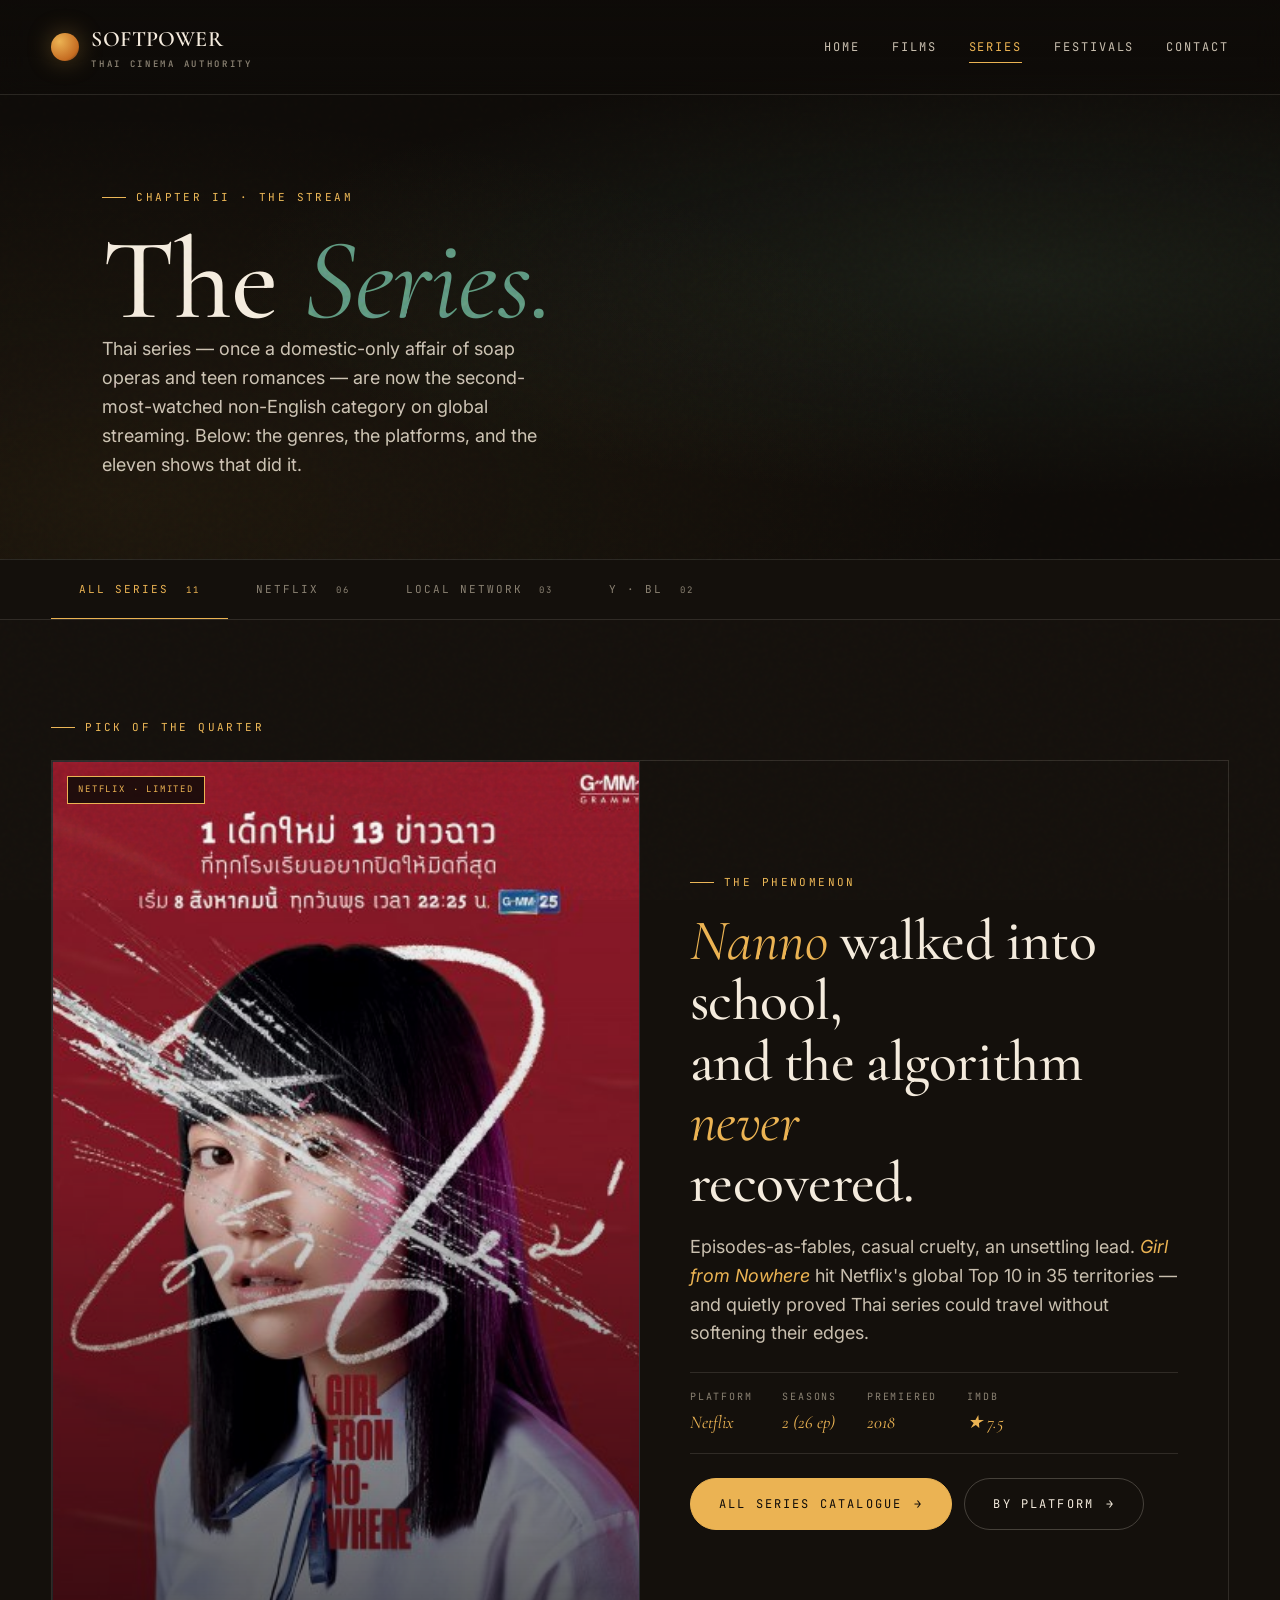
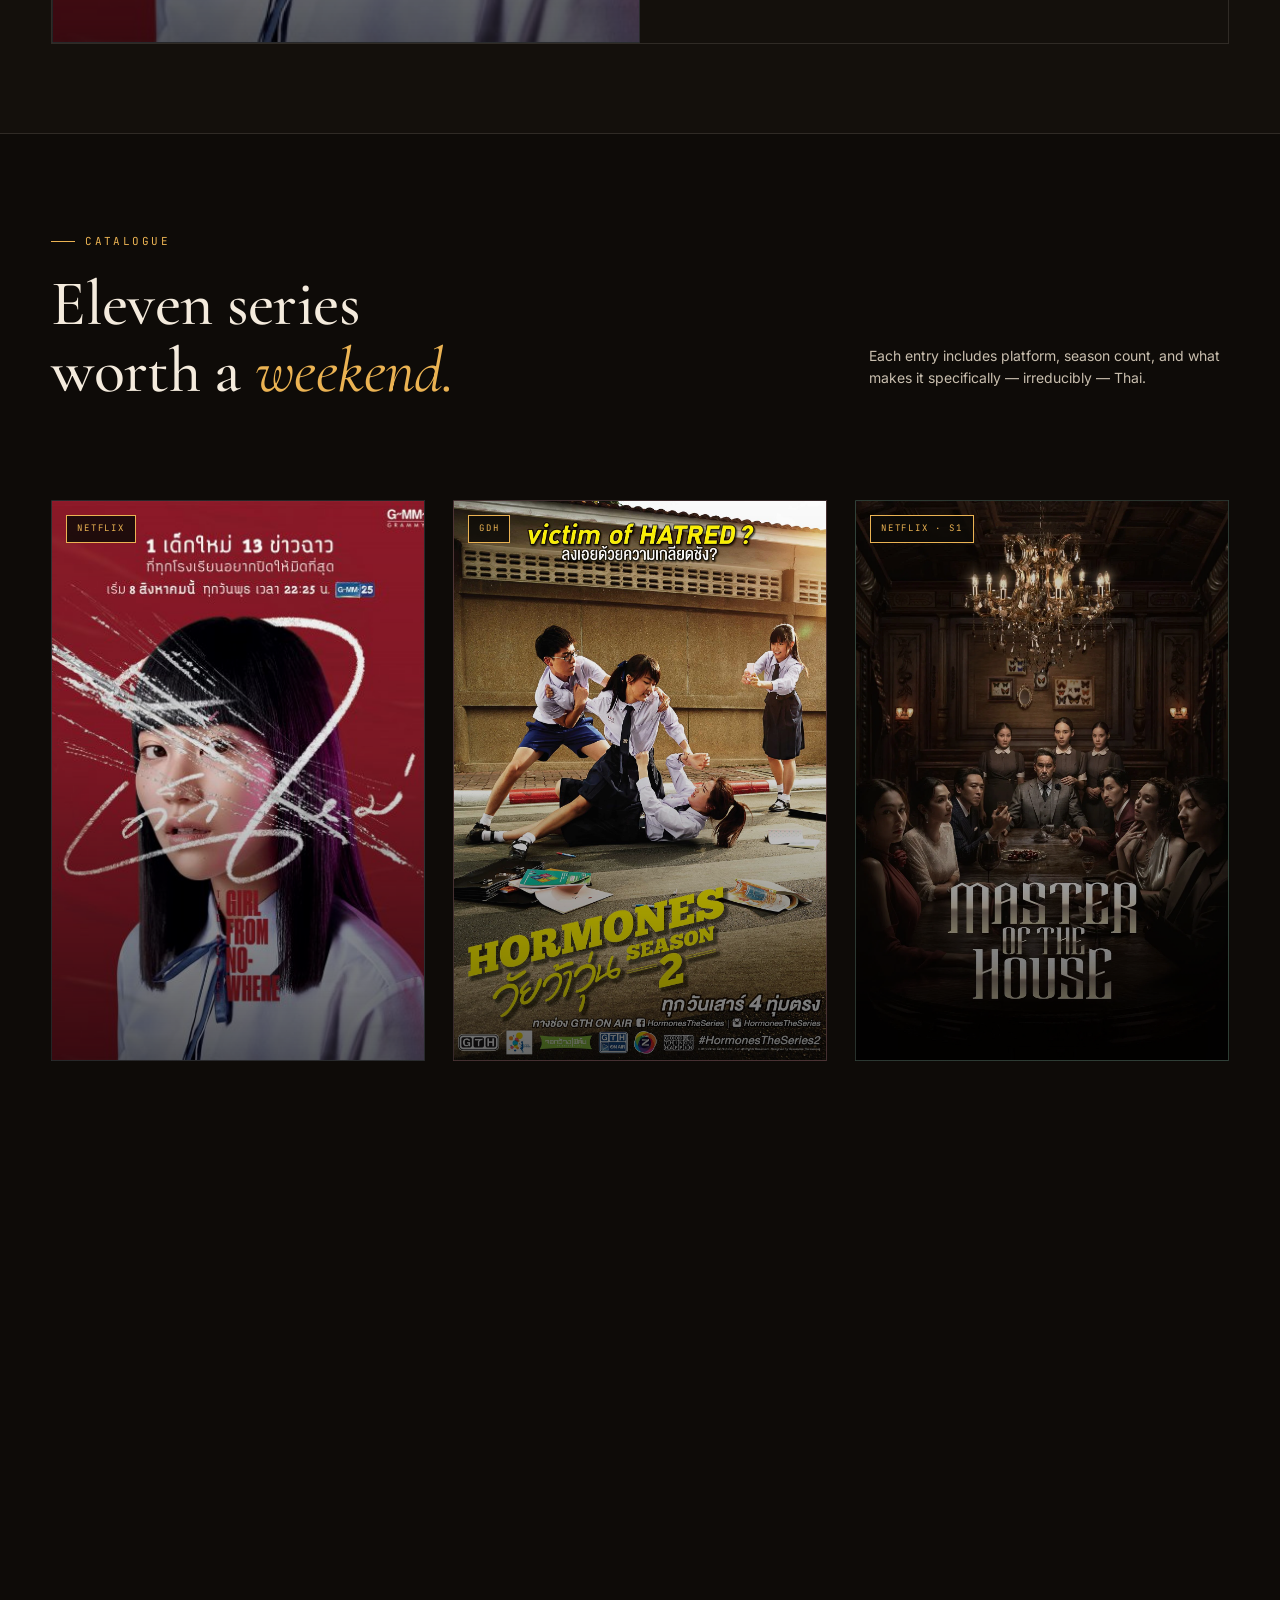
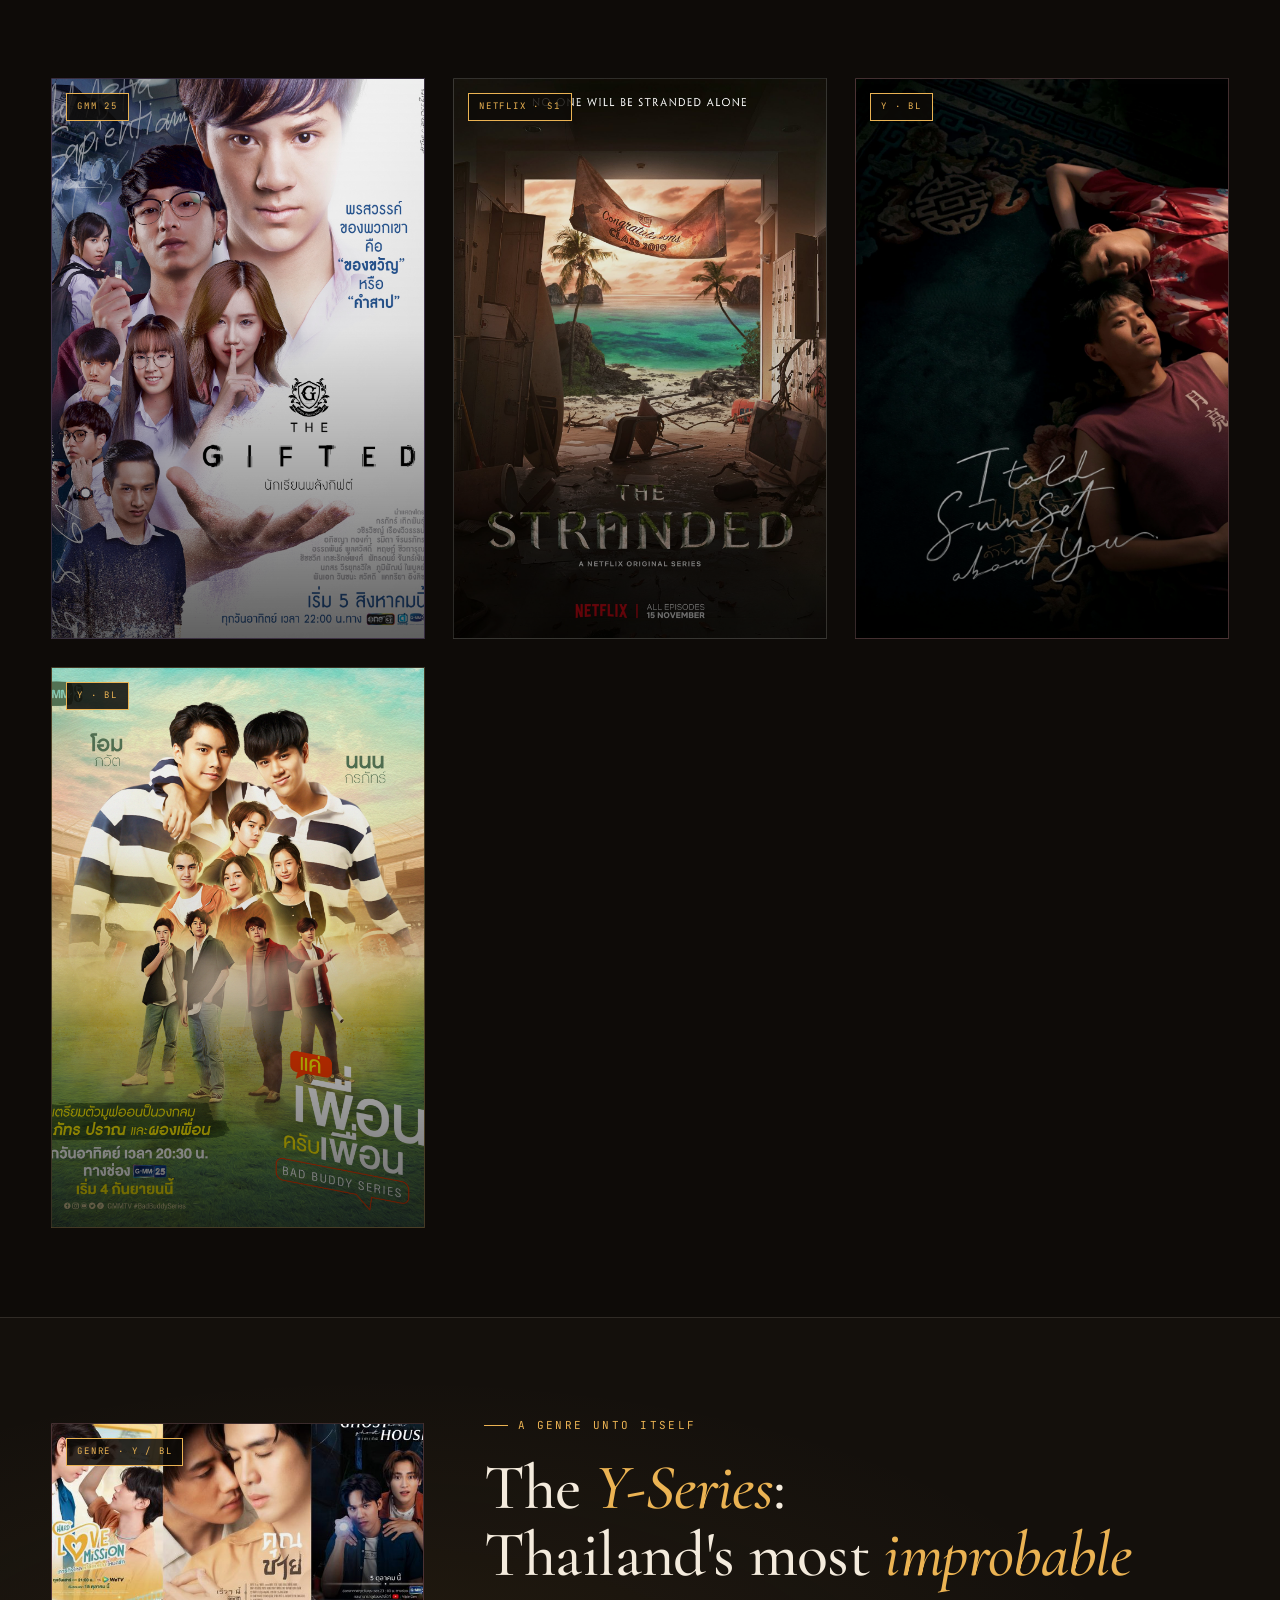
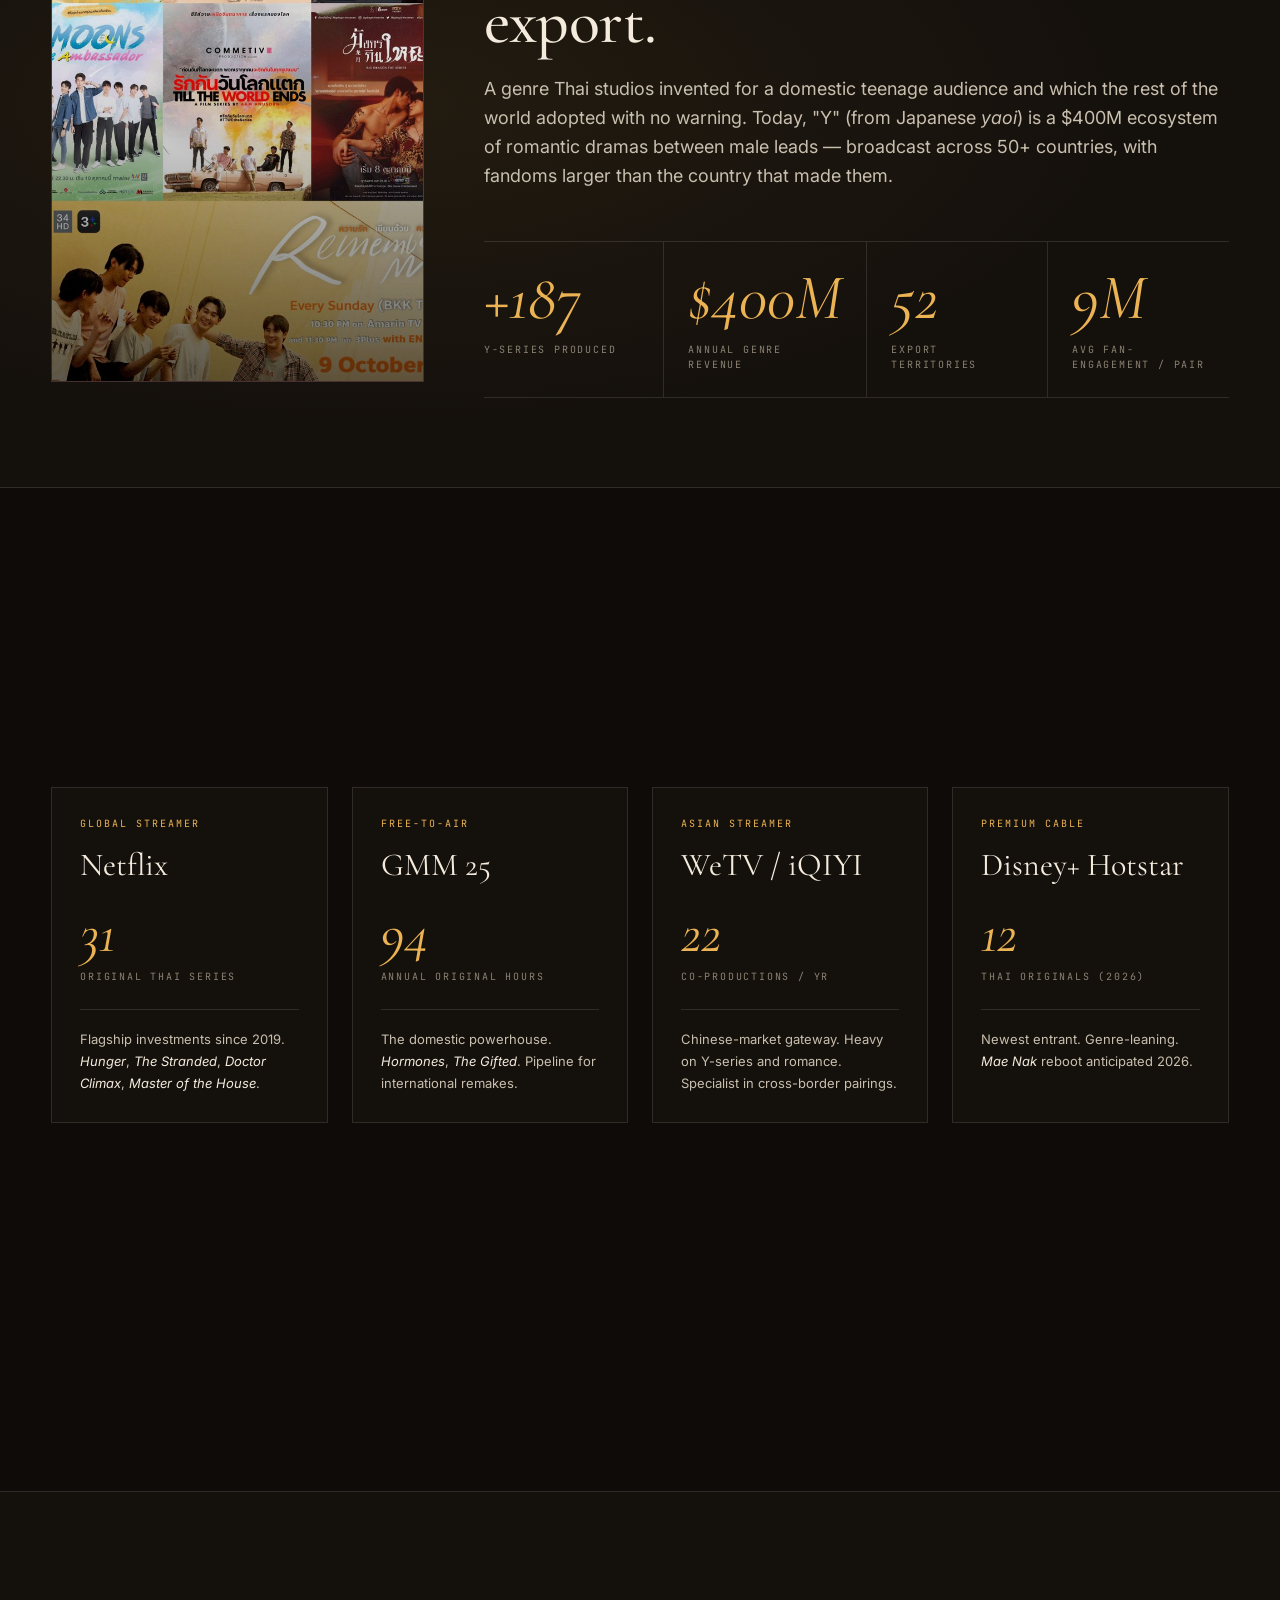
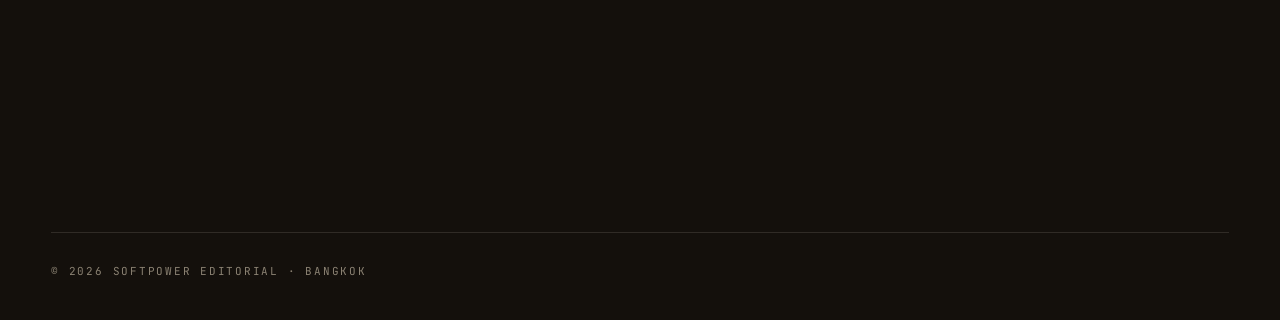
<file: project/series.html>
<!DOCTYPE html>
<html lang="th">
<head>
<meta charset="UTF-8" />
<meta name="viewport" content="width=device-width, initial-scale=1.0" />
<title>Series — SOFTPOWER</title>
<link rel="stylesheet" href="assets/styles.css" />
<link rel="stylesheet" href="assets/anim.css" />
<style>
  /* ---- Series page ---- */
  .hero-series {
    position: relative;
    padding: 180px var(--pad) 80px;
    overflow: hidden;
    background:
      radial-gradient(ellipse at 80% 50%, rgba(120,180,140,0.10), transparent 55%),
      radial-gradient(ellipse at 10% 90%, rgba(214,164,70,0.08), transparent 55%),
      var(--bg);
    border-bottom: 1px solid var(--line);
  }
  .hero-series h1 em { color: var(--jade); font-style: italic; font-weight: 400; }

  /* Tabs */
  .tabs {
    background: var(--bg-2);
    border-bottom: 1px solid var(--line);
    position: sticky;
    top: 90px;
    z-index: 40;
  }
  .tabs-inner {
    max-width: var(--maxw);
    margin: 0 auto;
    padding: 0 var(--pad);
    display: flex;
    gap: 0;
    overflow-x: auto;
  }
  .tab {
    font-family: var(--mono);
    font-size: 11px;
    letter-spacing: 0.18em;
    text-transform: uppercase;
    padding: 22px 28px;
    background: transparent;
    color: var(--ink-3);
    border: none;
    border-bottom: 1px solid transparent;
    cursor: pointer;
    white-space: nowrap;
    transition: all 0.2s;
  }
  .tab:hover { color: var(--ink); }
  .tab.active { color: var(--gold); border-bottom-color: var(--gold); }
  .tab .count { color: var(--ink-3); margin-left: 8px; font-size: 9px; }
  .tab.active .count { color: var(--gold); }

  /* Featured series — billboard */
  .billboard {
    background: var(--bg-2);
    border-bottom: 1px solid var(--line);
  }
  .billboard-grid {
    display: grid;
    grid-template-columns: 1fr 1fr;
    gap: 0;
    border: 1px solid var(--line);
  }
  @media (max-width: 880px) { .billboard-grid { grid-template-columns: 1fr; } }
  .bb-poster { aspect-ratio: 2/3; }
  .bb-content {
    padding: 50px;
    display: flex;
    flex-direction: column;
    justify-content: center;
  }
  .bb-content h2 { font-size: clamp(40px, 4.5vw, 64px); margin: 20px 0; }
  .bb-content h2 em { color: var(--gold); font-style: italic; font-weight: 400; }
  .bb-meta {
    display: flex;
    gap: 30px;
    margin: 24px 0;
    padding: 16px 0;
    border-top: 1px solid var(--line);
    border-bottom: 1px solid var(--line);
    flex-wrap: wrap;
  }
  .bb-meta div {
    font-family: var(--mono);
    font-size: 10px;
    letter-spacing: 0.18em;
    text-transform: uppercase;
    color: var(--ink-3);
  }
  .bb-meta strong { display: block; font-family: var(--serif); font-style: italic; font-size: 18px; color: var(--gold); font-weight: 400; margin-top: 4px; text-transform: none; letter-spacing: 0; }

  /* Series grid (cards) */
  .series-card-grid {
    display: grid;
    grid-template-columns: repeat(3, 1fr);
    gap: 28px;
  }
  @media (max-width: 880px) { .series-card-grid { grid-template-columns: repeat(2, 1fr); } }
  @media (max-width: 540px) { .series-card-grid { grid-template-columns: 1fr; } }

  .scard {
    display: flex;
    flex-direction: column;
    cursor: pointer;
    transition: transform 0.3s;
  }
  .scard:hover { transform: translateY(-4px); }
  .scard:hover .poster { border-color: var(--gold); }
  .scard .poster { aspect-ratio: 2/3; }
  .scard h3 {
    font-family: var(--serif);
    font-size: 26px;
    line-height: 1.15;
    margin-top: 18px;
  }
  .scard .th {
    font-family: var(--thai);
    font-size: 13px;
    color: var(--ink-3);
    margin-top: 4px;
  }
  .scard .desc {
    font-size: 14px;
    color: var(--ink-2);
    margin-top: 12px;
    line-height: 1.6;
  }
  .scard .footer { display: none; }
  .scard .platform { color: var(--gold); }

  .panel.hidden { display: none; }

  /* Y-Series feature */
  .y-feature {
    background:
      radial-gradient(ellipse at 30% 50%, rgba(214,164,70,0.08), transparent 60%),
      var(--bg-2);
    border-top: 1px solid var(--line);
    border-bottom: 1px solid var(--line);
  }
  .y-grid {
    display: grid;
    grid-template-columns: 1fr 2fr;
    gap: 60px;
    align-items: center;
  }
  @media (max-width: 880px) { .y-grid { grid-template-columns: 1fr; } }

  .y-stats {
    display: grid;
    grid-template-columns: repeat(4, 1fr);
    gap: 0;
    margin-top: 50px;
    border-top: 1px solid var(--line);
  }
  @media (max-width: 880px) { .y-stats { grid-template-columns: 1fr 1fr; } }
  .y-stat { padding: 24px 24px 24px 0; border-right: 1px solid var(--line); border-bottom: 1px solid var(--line); }
  .y-stat:last-child { border-right: none; }
  .y-stat:nth-child(n+2) { padding-left: 24px; }
  .y-stat .big {
    font-family: var(--serif);
    font-style: italic;
    font-size: clamp(40px, 5vw, 64px);
    color: var(--gold);
    line-height: 1;
  }
  .y-stat .lbl {
    font-family: var(--mono);
    font-size: 10px;
    letter-spacing: 0.18em;
    text-transform: uppercase;
    color: var(--ink-3);
    margin-top: 12px;
  }

  /* Platform breakdown */
  .platforms-grid {
    display: grid;
    grid-template-columns: repeat(4, 1fr);
    gap: 24px;
    margin-top: 60px;
  }
  @media (max-width: 880px) { .platforms-grid { grid-template-columns: 1fr 1fr; } }
  .pf {
    border: 1px solid var(--line);
    padding: 28px;
    background: var(--bg-2);
    transition: all 0.2s;
  }
  .pf:hover { border-color: var(--gold); background: var(--bg-3); }
  .pf .lbl {
    font-family: var(--mono);
    font-size: 10px;
    letter-spacing: 0.2em;
    text-transform: uppercase;
    color: var(--gold);
  }
  .pf .name { font-family: var(--serif); font-size: 32px; margin: 8px 0 16px; }
  .pf .count { font-family: var(--serif); font-style: italic; font-size: 56px; color: var(--gold); line-height: 1; }
  .pf .count-lbl { font-family: var(--mono); font-size: 10px; letter-spacing: 0.18em; text-transform: uppercase; color: var(--ink-3); margin-top: 8px; }
  .pf .titles { margin-top: 24px; padding-top: 18px; border-top: 1px solid var(--line); font-size: 13px; color: var(--ink-2); line-height: 1.7; }
  .pf .titles em { color: var(--ink); font-style: italic; }
</style>
<script src="https://mcp.figma.com/mcp/html-to-design/capture.js"></script>
</head>
<body>
<div class="grain"></div>

<nav class="nav">
  <a href="index.html" class="brand">
    <div class="mark"></div>
    <div>SOFTPOWER<small>Thai Cinema Authority</small></div>
  </a>
  <ul class="nav-links">
    <li><a href="index.html">Home</a></li>
    <li><a href="films.html">Films</a></li>
    <li><a href="series.html" class="active">Series</a></li>
    <li><a href="festivals.html">Festivals</a></li>
    <li><a href="contact.html">Contact</a></li>
  </ul>
</nav>

<!-- ============== HERO ============== -->
<header class="hero-series" data-screen-label="01 Series Hero">
  <div class="wrap">
    <div class="pageHead" style="padding:0;border:none;">
      <div>
        <div class="eyebrow">Chapter II · The Stream</div>
        <h1 style="margin-top:20px;">The <em>Series.</em></h1>
      </div>
      <div>
        <p class="lead">Thai series — once a domestic-only affair of soap operas and teen romances — are now the second-most-watched non-English category on global streaming. Below: the genres, the platforms, and the eleven shows that did it.</p>
      </div>
    </div>
  </div>
</header>

<!-- ============== TABS ============== -->
<div class="tabs">
  <div class="tabs-inner">
    <button class="tab active" data-tab="all">All Series <span class="count">11</span></button>
    <button class="tab" data-tab="netflix">Netflix <span class="count">06</span></button>
    <button class="tab" data-tab="local">Local Network <span class="count">03</span></button>
    <button class="tab" data-tab="bl">Y · BL <span class="count">02</span></button>
  </div>
</div>

<!-- ============== BILLBOARD ============== -->
<section class="billboard" data-screen-label="02 Billboard">
  <div class="wrap">
    <div class="eyebrow" style="margin-bottom: 24px;">Pick of the Quarter</div>
    <div class="billboard-grid">
      <div class="poster bb-poster tint-night">
        <span class="badge">Netflix · Limited</span>
        <img src="images/girl%20from%20nowhere.jpg" alt="" loading="lazy">
<div class="poster-label"><strong>Girl from Nowhere</strong>Dek Mai · S1—S2</div>
      </div>
      <div class="bb-content">
        <div class="eyebrow">The Phenomenon</div>
        <h2><em>Nanno</em> walked into school,<br/>and the algorithm <em>never</em><br/>recovered.</h2>
        <p class="lead">Episodes-as-fables, casual cruelty, an unsettling lead. <em style="color:var(--gold)">Girl from Nowhere</em> hit Netflix's global Top 10 in 35 territories — and quietly proved Thai series could travel without softening their edges.</p>
        <div class="bb-meta">
          <div>Platform <strong>Netflix</strong></div>
          <div>Seasons <strong>2 (26 ep)</strong></div>
          <div>Premiered <strong>2018</strong></div>
          <div>IMDb <strong>★ 7.5</strong></div>
        </div>
        <div style="display:flex; gap:12px; flex-wrap:wrap;">
          <a class="btn btn--primary" href="#all-series">All series catalogue <span class="arr">→</span></a>
          <a class="btn" href="#platforms">By platform <span class="arr">→</span></a>
        </div>
      </div>
    </div>
  </div>
</section>

<!-- ============== ALL SERIES ============== -->
<section id="all-series" data-screen-label="03 Series Cards">
  <div class="wrap">
    <div class="section-head">
      <div>
        <div class="eyebrow">Catalogue</div>
        <h2 style="margin-top:20px;">Eleven series<br/>worth a <em>weekend.</em></h2>
      </div>
      <div class="right">
        <p>Each entry includes platform, season count, and what makes it specifically — irreducibly — Thai.</p>
      </div>
    </div>

    <!-- ALL -->
    <div class="panel" data-panel="all">
      <div class="series-card-grid">
        <a class="scard" data-cat="netflix">
          <div class="poster tint-night">
            <span class="badge">Netflix</span>
            <img src="images/girl%20from%20nowhere.jpg" alt="" loading="lazy">
<div class="poster-label"><strong>Girl from Nowhere</strong>Dek Mai</div>
          </div>
          <h3>Girl from Nowhere</h3>
          <div class="th">Dek Mai</div>
          <div class="desc">An omniscient transfer student exposes the rotten core of every Thai high school she walks into. Anthology, brutal, addictive.</div>
          <div class="footer"><span class="platform">Netflix · 2 seasons</span><span>2018—2021</span></div>
        </a>

        <a class="scard" data-cat="local">
          <div class="poster tint-rose">
            <span class="badge">GDH</span>
            <img src="images/hormones.jpg" alt="" loading="lazy">
<div class="poster-label"><strong>Hormones</strong>Wai Wa Woon</div>
          </div>
          <h3>Hormones</h3>
          <div class="th">Wai Wa Woon</div>
          <div class="desc">The series that broke the mould of Thai teen drama — frank, queer, plotted like an indie film. Three seasons, an ensemble that defined a generation.</div>
          <div class="footer"><span class="platform">GMM 25 · 3 seasons</span><span>2013—2015</span></div>
        </a>

        <a class="scard" data-cat="netflix">
          <div class="poster tint-jade">
            <span class="badge">Netflix · S1</span>
            <img src="images/master%20of%20the%20house.webp" alt="" loading="lazy">
<div class="poster-label"><strong>Master of the House</strong>Luk Poo Chai</div>
          </div>
          <h3>Master of the House</h3>
          <div class="th">Luk Poo Chai</div>
          <div class="desc">A jewelry tycoon dies and his maid inherits everything. A bitter, gilded family-warfare drama that landed Top 10 globally.</div>
          <div class="footer"><span class="platform">Netflix · 1 season</span><span>2024</span></div>
        </a>

        <a class="scard" data-cat="netflix">
          <div class="poster tint-rust">
            <span class="badge">Netflix · S1</span>
            <img src="images/doctor%20climax.jpg" alt="" loading="lazy">
<div class="poster-label"><strong>Doctor Climax</strong>Mor Kwam Ruk</div>
          </div>
          <h3>Doctor Climax</h3>
          <div class="th">Mor Kwam Ruk</div>
          <div class="desc">1970s Bangkok. A bored doctor starts a sex-advice column and finds himself at the heart of a national taboo. Period costume, soft satire, sharp truths.</div>
          <div class="footer"><span class="platform">Netflix · 1 season</span><span>2024</span></div>
        </a>

        <a class="scard" data-cat="netflix">
          <div class="poster tint-blue">
            <span class="badge">Netflix · Limited</span>
            <img src="images/delete.jpg" alt="" loading="lazy">
<div class="poster-label"><strong>Delete</strong>Delete</div>
          </div>
          <h3>Delete</h3>
          <div class="th">Delete</div>
          <div class="desc">A camera that erases people from the world. Sci-fi noir disguised as a love quadrangle. A favorite of mood-piece bingers.</div>
          <div class="footer"><span class="platform">Netflix · Limited</span><span>2023</span></div>
        </a>

        <a class="scard" data-cat="netflix">
          <div class="poster tint-gold">
            <span class="badge">Netflix</span>
            <img src="images/bad%20genius%20the%20series.jpg" alt="" loading="lazy">
<div class="poster-label"><strong>Bad Genius: The Series</strong>Chalard Games Goeng</div>
          </div>
          <h3>Bad Genius: The Series</h3>
          <div class="th">Chalard Games Goeng</div>
          <div class="desc">The 2017 film expanded and re-cast for streaming. More time to breathe, more characters to root for, the same exam-room tension.</div>
          <div class="footer"><span class="platform">One31 / Netflix</span><span>2020</span></div>
        </a>

        <a class="scard" data-cat="local">
          <div class="poster tint-violet">
            <span class="badge">GMM 25</span>
            <img src="images/the%20gifted.jpg" alt="" loading="lazy">
<div class="poster-label"><strong>The Gifted</strong>Nakrian Palang Gift</div>
          </div>
          <h3>The Gifted</h3>
          <div class="th">Nakrian Palang Gift</div>
          <div class="desc">An academically segregated high school discovers its top students have supernatural abilities. Sci-fi, class commentary, and slow-burning conspiracy.</div>
          <div class="footer"><span class="platform">GMM 25 · 2 seasons</span><span>2018—2020</span></div>
        </a>

        <a class="scard" data-cat="netflix">
          <div class="poster tint-mist">
            <span class="badge">Netflix · S1</span>
            <img src="images/the%20stranded.jpg" alt="" loading="lazy">
<div class="poster-label"><strong>The Stranded</strong>Kweng</div>
          </div>
          <h3>The Stranded</h3>
          <div class="th">Kweng</div>
          <div class="desc">Netflix's first Thai original. Students stranded on a remote island after a tsunami. Lost, but distinctly Andaman.</div>
          <div class="footer"><span class="platform">Netflix · 1 season</span><span>2019</span></div>
        </a>
        <a class="scard" data-cat="bl">
          <div class="poster tint-rose">
            <span class="badge">Y · BL</span>
            <img src="images/i%20told%20sunset%20about%20you.webp" alt="" loading="lazy">
<div class="poster-label"><strong>I Told Sunset About You</strong>Plae Rak Chan Duay Jai Ther</div>
          </div>
          <h3>I Told Sunset About You</h3>
          <div class="th">Plae Rak Chan Duay Jai Ther</div>
          <div class="desc">A Phuket-set coming-of-age between two boys studying for university entrance. Critically considered the genre's high-water mark.</div>
          <div class="footer"><span class="platform">LINE TV · 2 seasons</span><span>2020—2021</span></div>
        </a>

        <a class="scard" data-cat="bl">
          <div class="poster tint-gold">
            <span class="badge">Y · BL</span>
            <img src="images/bad%20buddy.jpeg" alt="" loading="lazy">
<div class="poster-label"><strong>Bad Buddy</strong>Puen Len.. Mai Len Puen</div>
          </div>
          <h3>Bad Buddy</h3>
          <div class="th">Puen Len.. Mai Len Puen</div>
          <div class="desc">Two engineering students from feuding families. The genre's romantic-comedy archetype, deftly self-aware. Global cult.</div>
          <div class="footer"><span class="platform">GMMTV · 1 season</span><span>2021</span></div>
        </a>
      </div>
    </div>

  </div>
</section>

<!-- ============== Y-FEATURE ============== -->
<section class="y-feature" id="y" data-screen-label="04 Y-Series Feature">
  <div class="wrap">
    <div class="y-grid">
      <div>
        <div class="poster tint-rose square">
          <span class="badge">Genre · Y / BL</span>
          <img src="images/series%20y%20universe.jpg" alt="" loading="lazy">
<div class="poster-label"><strong>Y-Universe</strong>Series Y</div>
        </div>
      </div>
      <div>
        <div class="eyebrow">A Genre Unto Itself</div>
        <h2 style="margin: 20px 0;">The <em style="color:var(--gold)">Y-Series</em>:<br/>Thailand's most <em style="color:var(--gold)">improbable</em> export.</h2>
        <p class="lead">A genre Thai studios invented for a domestic teenage audience and which the rest of the world adopted with no warning. Today, "Y" (from Japanese <em>yaoi</em>) is a $400M ecosystem of romantic dramas between male leads — broadcast across 50+ countries, with fandoms larger than the country that made them.</p>

        <div class="y-stats">
          <div class="y-stat">
            <div class="big">+187</div>
            <div class="lbl">Y-series produced</div>
          </div>
          <div class="y-stat">
            <div class="big">$400M</div>
            <div class="lbl">Annual genre revenue</div>
          </div>
          <div class="y-stat">
            <div class="big">52</div>
            <div class="lbl">Export territories</div>
          </div>
          <div class="y-stat">
            <div class="big">9M</div>
            <div class="lbl">Avg fan-engagement / pair</div>
          </div>
        </div>
      </div>
    </div>
  </div>
</section>

<!-- ============== PLATFORMS ============== -->
<section id="platforms" data-screen-label="05 Platforms">
  <div class="wrap">
    <div class="section-head">
      <div>
        <div class="eyebrow">Where to Watch</div>
        <h2 style="margin-top:20px;">By <em>platform.</em></h2>
      </div>
      <div class="right">
        <p>Four windows onto Thai series production — each with a different commissioning logic, audience, and aesthetic.</p>
      </div>
    </div>

    <div class="platforms-grid">
      <div class="pf">
        <div class="lbl">Global Streamer</div>
        <div class="name">Netflix</div>
        <div class="count">31</div>
        <div class="count-lbl">Original Thai series</div>
        <div class="titles">Flagship investments since 2019. <em>Hunger</em>, <em>The Stranded</em>, <em>Doctor Climax</em>, <em>Master of the House</em>.</div>
      </div>
      <div class="pf">
        <div class="lbl">Free-to-air</div>
        <div class="name">GMM 25</div>
        <div class="count">94</div>
        <div class="count-lbl">Annual original hours</div>
        <div class="titles">The domestic powerhouse. <em>Hormones</em>, <em>The Gifted</em>. Pipeline for international remakes.</div>
      </div>
      <div class="pf">
        <div class="lbl">Asian Streamer</div>
        <div class="name">WeTV / iQIYI</div>
        <div class="count">22</div>
        <div class="count-lbl">Co-productions / yr</div>
        <div class="titles">Chinese-market gateway. Heavy on Y-series and romance. Specialist in cross-border pairings.</div>
      </div>
      <div class="pf">
        <div class="lbl">Premium Cable</div>
        <div class="name">Disney+ Hotstar</div>
        <div class="count">12</div>
        <div class="count-lbl">Thai originals (2026)</div>
        <div class="titles">Newest entrant. Genre-leaning. <em>Mae Nak</em> reboot anticipated 2026.</div>
      </div>
    </div>
  </div>
</section>

<!-- ============== QUOTE ============== -->
<section data-screen-label="06 Quote">
  <div class="wrap">
    <div class="quote">
      <div class="quote-mark">"</div>
      <q>Thai series are the only place on streaming where you'll find a high-school <em style="color:var(--gold); font-style:italic">ghost</em>, a corporate <em style="color:var(--gold); font-style:italic">heist</em>, and a tender BL romance — and trust that the production house can do all three.</q>
      <div class="quote-attr">— <span>The Hollywood Reporter Asia</span></div>
    </div>
  </div>
</section>

<!-- ============== FOOTER ============== -->
<footer class="footer">
  <div class="footer-grid">
    <div>
      <a href="index.html" class="brand">
        <div class="mark"></div>
        <div>SOFTPOWER<small>Thai Cinema Authority</small></div>
      </a>
      <p style="color: var(--ink-2); font-size: 14px; max-width: 380px; margin-top: 20px;">An editorial field guide to the films and series shaping Thailand's place in the global imagination.</p>
    </div>
    <div>
      <h4>Sections</h4>
      <ul>
        <li><a href="index.html">Home</a></li>
        <li><a href="films.html">Films</a></li>
        <li><a href="series.html">Series</a></li>
        <li><a href="festivals.html">Festivals</a></li>
        <li><a href="contact.html">Contact</a></li>
      </ul>
    </div>
    <div>
      <h4>This Page</h4>
      <ul>
        <li><a href="#all-series">All Series</a></li>
        <li><a href="#y">Y-Series</a></li>
        <li><a href="#platforms">Platforms</a></li>
      </ul>
    </div>
  </div>
  <div class="footer-bottom">
    <div>© 2026 Softpower Editorial · Bangkok</div>
  </div>
</footer>

<script>
  const tabs = document.querySelectorAll('.tab');
  const cards = document.querySelectorAll('.scard');
  tabs.forEach(tab => {
    tab.addEventListener('click', () => {
      tabs.forEach(t => t.classList.remove('active'));
      tab.classList.add('active');
      const f = tab.dataset.tab;
      cards.forEach(c => {
        const match = f === 'all' || c.dataset.cat === f;
        c.style.display = match ? '' : 'none';
      });
    });
  });
</script>

<script src="assets/anim.js"></script>
</body>
</html>
</file>
<file: project/assets/styles.css>
/* ==========================================================
   SOFTPOWER — Thai Cinema editorial site
   Shared design system
   ========================================================== */

@import url('https://fonts.googleapis.com/css2?family=Cormorant+Garamond:ital,wght@0,400;0,500;0,600;0,700;1,400;1,500&family=Inter:wght@300;400;500;600;700&family=IBM+Plex+Sans+Thai:wght@300;400;500;600;700&family=JetBrains+Mono:wght@400;500&display=swap');

:root {
  /* Colors — warm midnight palette */
  --bg: #0E0B08;
  --bg-2: #14100C;
  --bg-3: #1C1712;
  --ink: #F4EBDD;
  --ink-2: #C9BFAF;
  --ink-3: #8B8273;
  --line: rgba(244, 235, 221, 0.12);
  --line-strong: rgba(244, 235, 221, 0.22);

  /* Accents */
  --gold: oklch(0.80 0.13 78);     /* saffron gold */
  --gold-deep: oklch(0.62 0.14 55); /* deep gold */
  --jade: oklch(0.62 0.07 165);    /* muted jade */
  --rose: oklch(0.68 0.13 25);     /* lotus rose */

  /* Type */
  --serif: 'Cormorant Garamond', 'IBM Plex Sans Thai', serif;
  --sans: 'Inter', 'IBM Plex Sans Thai', sans-serif;
  --thai: 'IBM Plex Sans Thai', 'Inter', sans-serif;
  --mono: 'JetBrains Mono', monospace;

  /* Spacing */
  --pad: clamp(20px, 4vw, 60px);
  --maxw: 1480px;
}

* { box-sizing: border-box; margin: 0; padding: 0; }

html { scroll-behavior: smooth; }

body {
  background: var(--bg);
  color: var(--ink);
  font-family: var(--sans);
  font-size: 16px;
  line-height: 1.55;
  -webkit-font-smoothing: antialiased;
  text-rendering: optimizeLegibility;
  overflow-x: hidden;
}

::selection { background: var(--gold); color: var(--bg); }

a { color: inherit; text-decoration: none; }
img { display: block; max-width: 100%; }

/* ---------- Type ---------- */
.serif { font-family: var(--serif); font-weight: 500; }
.thai { font-family: var(--thai); }
.mono { font-family: var(--mono); font-size: 0.78em; letter-spacing: 0.08em; text-transform: uppercase; }

h1, h2, h3, h4 { font-family: var(--serif); font-weight: 500; line-height: 1.05; letter-spacing: -0.01em; }
h1 { font-size: clamp(48px, 8vw, 140px); }
h2 { font-size: clamp(36px, 5vw, 76px); }
h3 { font-size: clamp(24px, 2.4vw, 36px); }

p { text-wrap: pretty; }
.lead { font-size: clamp(18px, 1.4vw, 22px); color: var(--ink-2); line-height: 1.6; }

.eyebrow {
  font-family: var(--mono);
  font-size: 11px;
  letter-spacing: 0.22em;
  text-transform: uppercase;
  color: var(--gold);
  display: inline-flex;
  align-items: center;
  gap: 10px;
}
.eyebrow::before {
  content: "";
  display: inline-block;
  width: 24px;
  height: 1px;
  background: currentColor;
}

/* ---------- Layout ---------- */
.wrap {
  max-width: var(--maxw);
  margin: 0 auto;
  padding-inline: var(--pad);
}

section { padding-block: clamp(60px, 7vw, 100px); }

.rule { height: 1px; background: var(--line); border: 0; margin: 0; }

/* ---------- Nav ---------- */
.nav {
  position: fixed;
  top: 0; left: 0; right: 0;
  z-index: 50;
  padding: 22px var(--pad);
  display: flex;
  align-items: center;
  justify-content: space-between;
  backdrop-filter: blur(14px);
  background: linear-gradient(180deg, rgba(14,11,8,0.85), rgba(14,11,8,0.55));
  border-bottom: 1px solid var(--line);
}

.brand {
  display: flex;
  align-items: center;
  gap: 12px;
  font-family: var(--serif);
  font-size: 22px;
  font-weight: 600;
  letter-spacing: 0.02em;
}
.brand .mark {
  width: 28px; height: 28px;
  border-radius: 50%;
  background: radial-gradient(circle at 30% 30%, var(--gold), var(--gold-deep) 70%, #3a2410);
  box-shadow: 0 0 24px rgba(214, 164, 70, 0.35);
}
.brand small {
  display: block;
  font-family: var(--mono);
  font-size: 9px;
  letter-spacing: 0.3em;
  color: var(--ink-3);
  text-transform: uppercase;
  margin-top: 2px;
}

.nav-links {
  display: flex;
  gap: 32px;
  list-style: none;
  font-family: var(--mono);
  font-size: 12px;
  letter-spacing: 0.16em;
  text-transform: uppercase;
}
.nav-links a {
  color: var(--ink-2);
  position: relative;
  padding: 4px 0;
  transition: color 0.2s;
}
.nav-links a:hover { color: var(--ink); }
.nav-links a.active { color: var(--gold); }
.nav-links a.active::after {
  content: "";
  position: absolute;
  bottom: -4px; left: 0; right: 0;
  height: 1px; background: var(--gold);
}

.nav-cta {
  font-family: var(--mono);
  font-size: 11px;
  letter-spacing: 0.18em;
  text-transform: uppercase;
  border: 1px solid var(--line-strong);
  padding: 10px 18px;
  border-radius: 999px;
  transition: all 0.2s;
}
.nav-cta:hover { background: var(--gold); color: var(--bg); border-color: var(--gold); }

@media (max-width: 880px) {
  .nav-links { display: none; }
}

/* ---------- Buttons ---------- */
.btn {
  display: inline-flex;
  align-items: center;
  gap: 12px;
  font-family: var(--mono);
  font-size: 12px;
  letter-spacing: 0.18em;
  text-transform: uppercase;
  padding: 16px 28px;
  border-radius: 999px;
  border: 1px solid var(--line-strong);
  transition: all 0.25s;
  cursor: pointer;
  background: transparent;
  color: var(--ink);
}
.btn:hover { border-color: var(--gold); color: var(--gold); }
.btn--primary {
  background: var(--gold);
  color: var(--bg);
  border-color: var(--gold);
}
.btn--primary:hover { background: transparent; color: var(--gold); }
.btn .arr { display: inline-block; transition: transform 0.25s; }
.btn:hover .arr { transform: translateX(4px); }

/* ---------- Footer ---------- */
.footer {
  border-top: 1px solid var(--line);
  padding: 80px var(--pad) 40px;
  background: var(--bg-2);
}
.footer-grid {
  max-width: var(--maxw);
  margin: 0 auto;
  display: grid;
  grid-template-columns: 2fr 1fr 1fr;
  gap: 60px;
}
@media (max-width: 880px) {
  .footer-grid { grid-template-columns: 1fr 1fr; }
}
.footer h4 {
  font-family: var(--mono);
  font-size: 11px;
  letter-spacing: 0.22em;
  text-transform: uppercase;
  color: var(--gold);
  margin-bottom: 20px;
  font-weight: 500;
}
.footer ul { list-style: none; }
.footer li { margin-bottom: 12px; font-size: 14px; color: var(--ink-2); }
.footer li a:hover { color: var(--gold); }
.footer-bottom {
  max-width: var(--maxw);
  margin: 60px auto 0;
  padding-top: 30px;
  border-top: 1px solid var(--line);
  display: flex;
  justify-content: space-between;
  font-family: var(--mono);
  font-size: 11px;
  letter-spacing: 0.16em;
  text-transform: uppercase;
  color: var(--ink-3);
}
@media (max-width: 600px) {
  .footer-bottom { flex-direction: column; gap: 12px; }
}

/* ---------- Poster placeholder ---------- */
.poster {
  position: relative;
  aspect-ratio: 2/3;
  background: var(--bg-3);
  overflow: hidden;
  border: 1px solid var(--line);
  display: flex;
  align-items: center;
  justify-content: center;
}
.poster.landscape { aspect-ratio: 16/9; }


.poster-label {
  position: absolute; bottom: 0; left: 0; right: 0;
  padding: 18px 18px 22px;
  background: linear-gradient(to top, rgba(0,0,0,0.95) 0%, rgba(0,0,0,0.65) 55%, transparent 100%);
  font-family: var(--thai);
  font-size: 15px;
  color: rgba(255,255,255,0.85);
  text-align: left;
  z-index: 4;
  opacity: 0;
  transform: translateY(6px);
  transition: opacity 0.32s ease, transform 0.32s ease;
}
.poster-label strong {
  display: block;
  font-family: var(--serif);
  font-style: italic;
  font-weight: 400;
  font-size: 28px;
  line-height: 1.1;
  text-transform: none;
  letter-spacing: 0;
  color: #fff;
  margin-bottom: 6px;
}
.poster .badge {
  position: absolute;
  top: 14px; left: 14px;
  font-family: var(--mono);
  font-size: 9px;
  letter-spacing: 0.2em;
  text-transform: uppercase;
  color: var(--gold);
  background: rgba(14, 11, 8, 0.85);
  padding: 6px 10px;
  border: 1px solid var(--gold);
  z-index: 2;
}

/* Various tinted poster variants */
.poster.tint-rose { background: linear-gradient(155deg, #2a1418 0%, #3d1d22 50%, #1a0d10 100%); }
.poster.tint-jade { background: linear-gradient(155deg, #0f1f1a 0%, #1a3329 50%, #0a1612 100%); }
.poster.tint-gold { background: linear-gradient(155deg, #2a1f0a 0%, #3d2e10 50%, #1a1408 100%); }
.poster.tint-blue { background: linear-gradient(155deg, #0c1828 0%, #16263d 50%, #07101c 100%); }
.poster.tint-violet { background: linear-gradient(155deg, #1e1428 0%, #2d1d3d 50%, #110a1c 100%); }
.poster.tint-rust { background: linear-gradient(155deg, #2a1408 0%, #3d1f0c 50%, #1a0d05 100%); }
.poster.tint-night { background: linear-gradient(155deg, #0a0c10 0%, #14181f 50%, #05070a 100%); }
.poster.tint-mist { background: linear-gradient(155deg, #1a1a18 0%, #262421 50%, #0c0c0a 100%); }

/* ---------- Cards ---------- */
.card {
  display: block;
  transition: transform 0.4s ease;
}
.card:hover { transform: translateY(-4px); }
.card:hover .poster { border-color: var(--gold); }
.card-meta {
  display: flex;
  justify-content: space-between;
  align-items: baseline;
  margin-top: 14px;
  gap: 12px;
}
.card-title {
  font-family: var(--serif);
  font-size: 22px;
  font-weight: 500;
  line-height: 1.15;
}
.card-thai {
  font-family: var(--thai);
  font-size: 13px;
  color: var(--ink-3);
  margin-top: 2px;
}
.card-info {
  display: flex;
  gap: 14px;
  font-family: var(--mono);
  font-size: 10px;
  letter-spacing: 0.14em;
  text-transform: uppercase;
  color: var(--ink-3);
  margin-top: 8px;
  flex-wrap: wrap;
}
.card-info span { white-space: nowrap; }
.card-rating {
  font-family: var(--mono);
  font-size: 11px;
  color: var(--gold);
}

/* ---------- Misc ---------- */
.tag {
  display: inline-flex;
  align-items: center;
  gap: 6px;
  font-family: var(--mono);
  font-size: 10px;
  letter-spacing: 0.18em;
  text-transform: uppercase;
  color: var(--ink-2);
  border: 1px solid var(--line);
  padding: 6px 10px;
  border-radius: 999px;
}
.tag.tag--gold { color: var(--gold); border-color: var(--gold); }

.grain {
  position: fixed; inset: 0;
  pointer-events: none;
  z-index: 1;
  opacity: 0.5;
  mix-blend-mode: overlay;
  background-image: url("data:image/svg+xml;utf8,<svg viewBox='0 0 200 200' xmlns='http://www.w3.org/2000/svg'><filter id='n'><feTurbulence type='fractalNoise' baseFrequency='0.9' numOctaves='2' stitchTiles='stitch'/></filter><rect width='100%' height='100%' filter='url(%23n)' opacity='0.45'/></svg>");
}

/* Page header (sub pages) */
.pageHead {
  padding-top: 180px;
  padding-bottom: 60px;
  border-bottom: 1px solid var(--line);
}
.pageHead .wrap {
  display: grid;
  grid-template-columns: 1.2fr 1fr;
  gap: 60px;
  align-items: end;
}
@media (max-width: 880px) {
  .pageHead .wrap { grid-template-columns: 1fr; gap: 30px; }
}
.pageHead h1 { font-size: clamp(56px, 9vw, 130px); line-height: 0.95; }
.pageHead h1 em { font-style: italic; color: var(--gold); font-weight: 400; }
.pageHead .lead { max-width: 460px; }

/* ── Real poster images ── */
.poster > img {
  position: absolute;
  inset: 0;
  width: 100%;
  height: 100%;
  object-fit: cover;
  opacity: 1;
  pointer-events: none;
}
.poster::after {
  content: '';
  position: absolute;
  inset: 0;
  background: linear-gradient(to top, rgba(0,0,0,0.6) 0%, rgba(0,0,0,0.1) 55%, transparent 100%);
  z-index: 1;
  pointer-events: none;
}
/* removed override: poster-label uses absolute positioning */
.poster .badge { z-index: 3; }
/* === Full-size poster cards === */
.card-meta, .card-info { display: none; }
.card:hover .poster-label { opacity: 1; transform: translateY(0); }

/* === Series card full-size fix === */
.scard h3,
.scard .th,
.scard .desc,
.scard .meta,
.scard .platforms,
.scard > .footer { display: none; }

.scard:hover .poster-label {
  opacity: 1;
  transform: translateY(0);
}

/* === Shared section header (films, series, home) === */
.section-head {
  display: flex;
  justify-content: space-between;
  align-items: end;
  margin-bottom: 96px;
  gap: 40px;
  flex-wrap: wrap;
}
.section-head h2 em { color: var(--gold); font-style: italic; font-weight: 400; }
.section-head .right { max-width: 360px; }
.section-head .right p { font-size: 14px; color: var(--ink-2); margin-bottom: 16px; }
</file>
<file: project/assets/anim.css>
/* ── Minimal animations ── */

@keyframes fadeUp {
  from { opacity: 0; transform: translateY(22px); }
  to   { opacity: 1; transform: translateY(0); }
}
@keyframes fadeIn {
  from { opacity: 0; }
  to   { opacity: 1; }
}

/* Nav */
.nav { animation: fadeIn 0.45s ease both; }

/* Hero (index) */
.hero-title h1   { animation: fadeUp 0.85s ease both 0.1s; }
.hero-coord      { animation: fadeIn 0.6s ease both 0.25s; }
.hero-blurb      { animation: fadeUp 0.7s ease both 0.35s; }
.hero-stat       { animation: fadeUp 0.6s ease both 0.45s; }
.hero-feature    { animation: fadeUp 0.7s ease both 0.3s; }
.marquee         { animation: fadeIn 0.5s ease both 0.55s; }

/* pageHead (inner pages) */
.pageHead .eyebrow { animation: fadeUp 0.6s ease both 0.15s; }
.pageHead h1       { animation: fadeUp 0.85s ease both 0.25s; }
.pageHead .lead    { animation: fadeUp 0.65s ease both 0.4s; }

/* Scroll reveal */
.will-reveal {
  opacity: 0;
  transform: translateY(18px);
  transition: opacity 0.55s ease, transform 0.55s ease;
}
.will-reveal.revealed {
  opacity: 1;
  transform: none;
}
</file>
